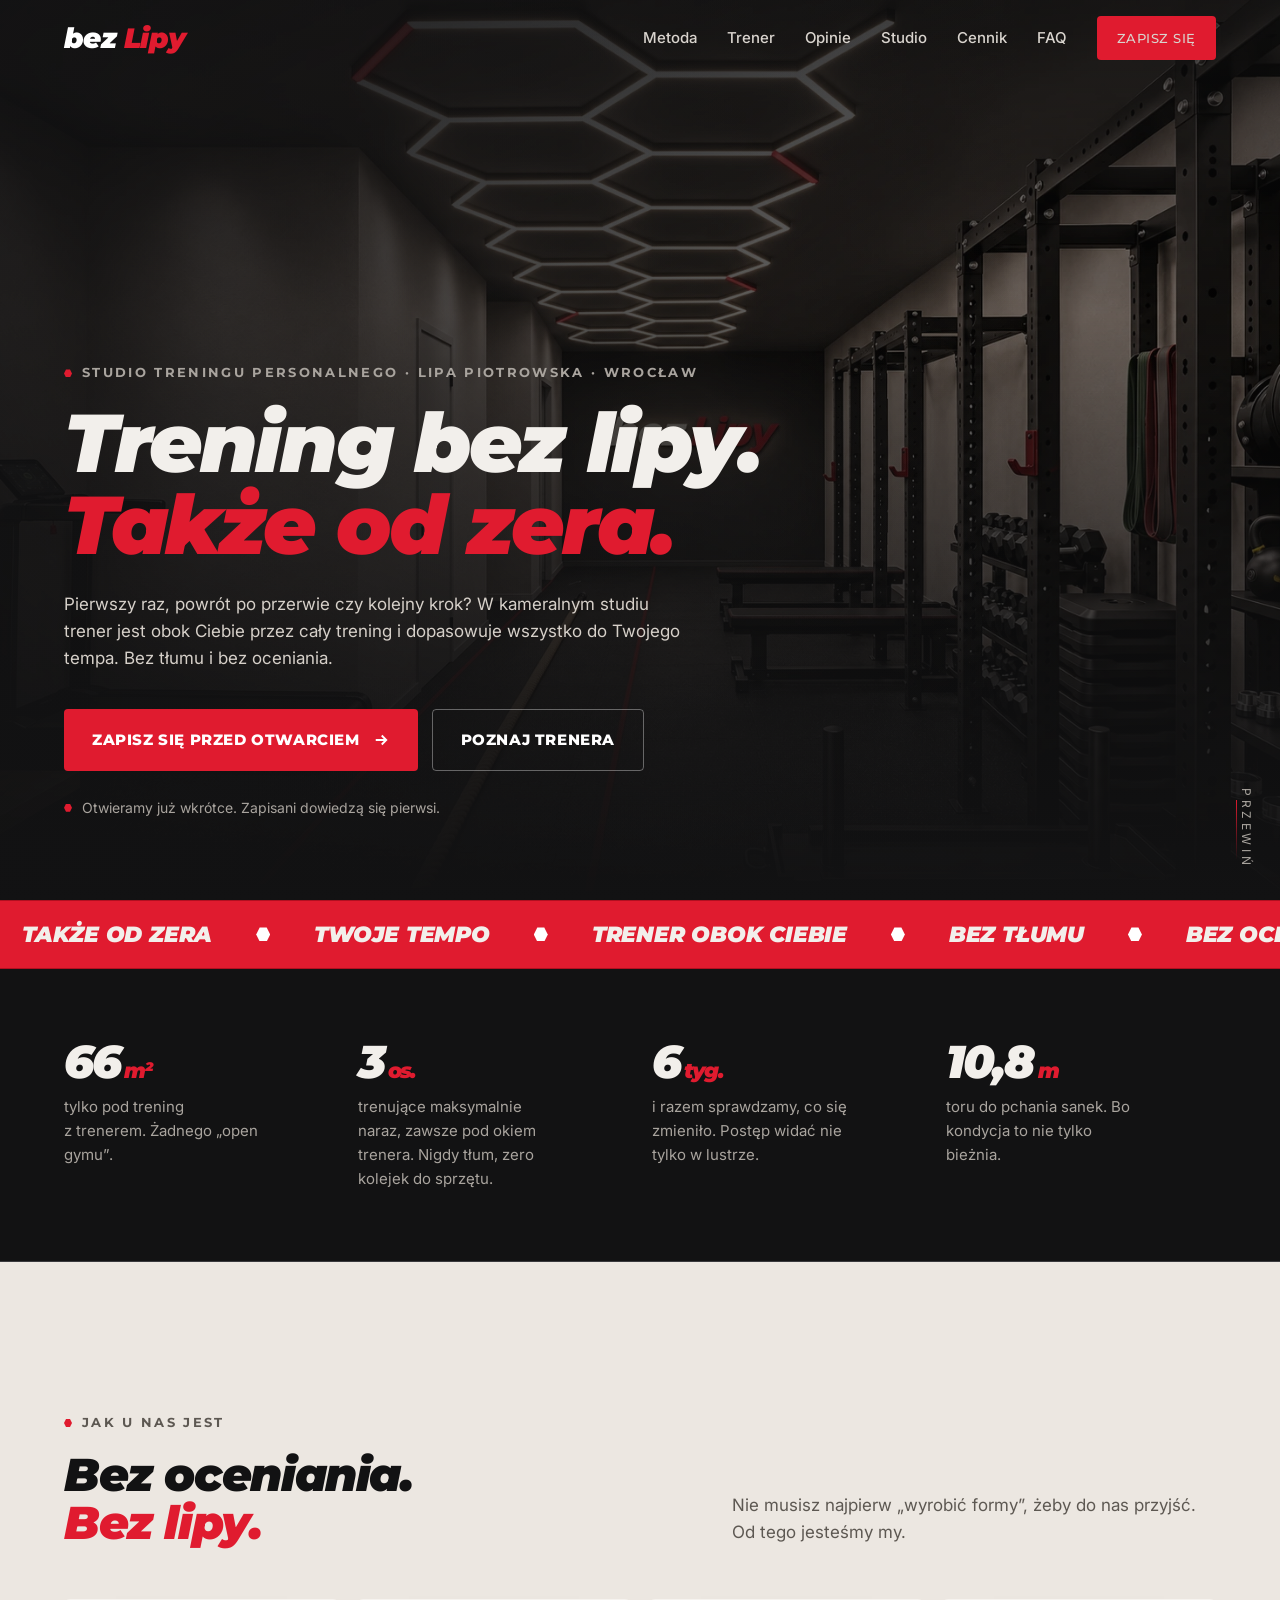
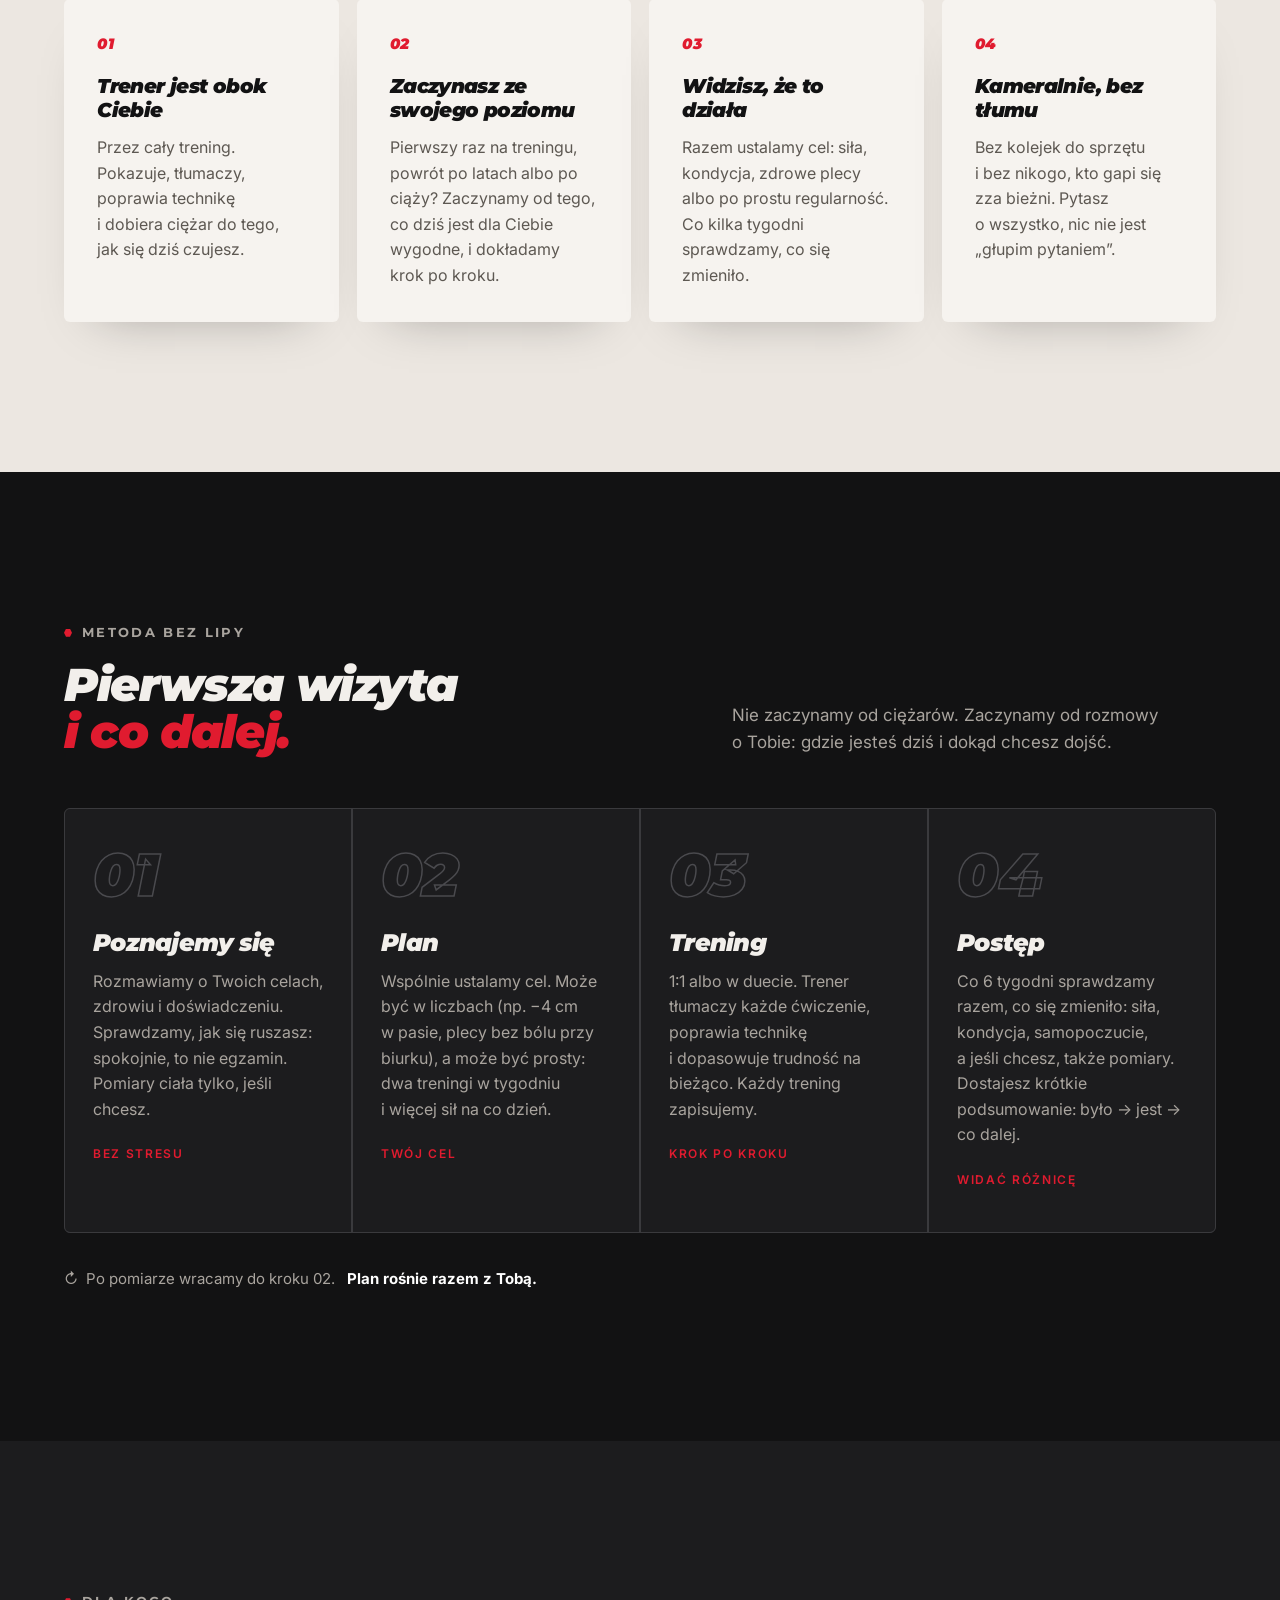
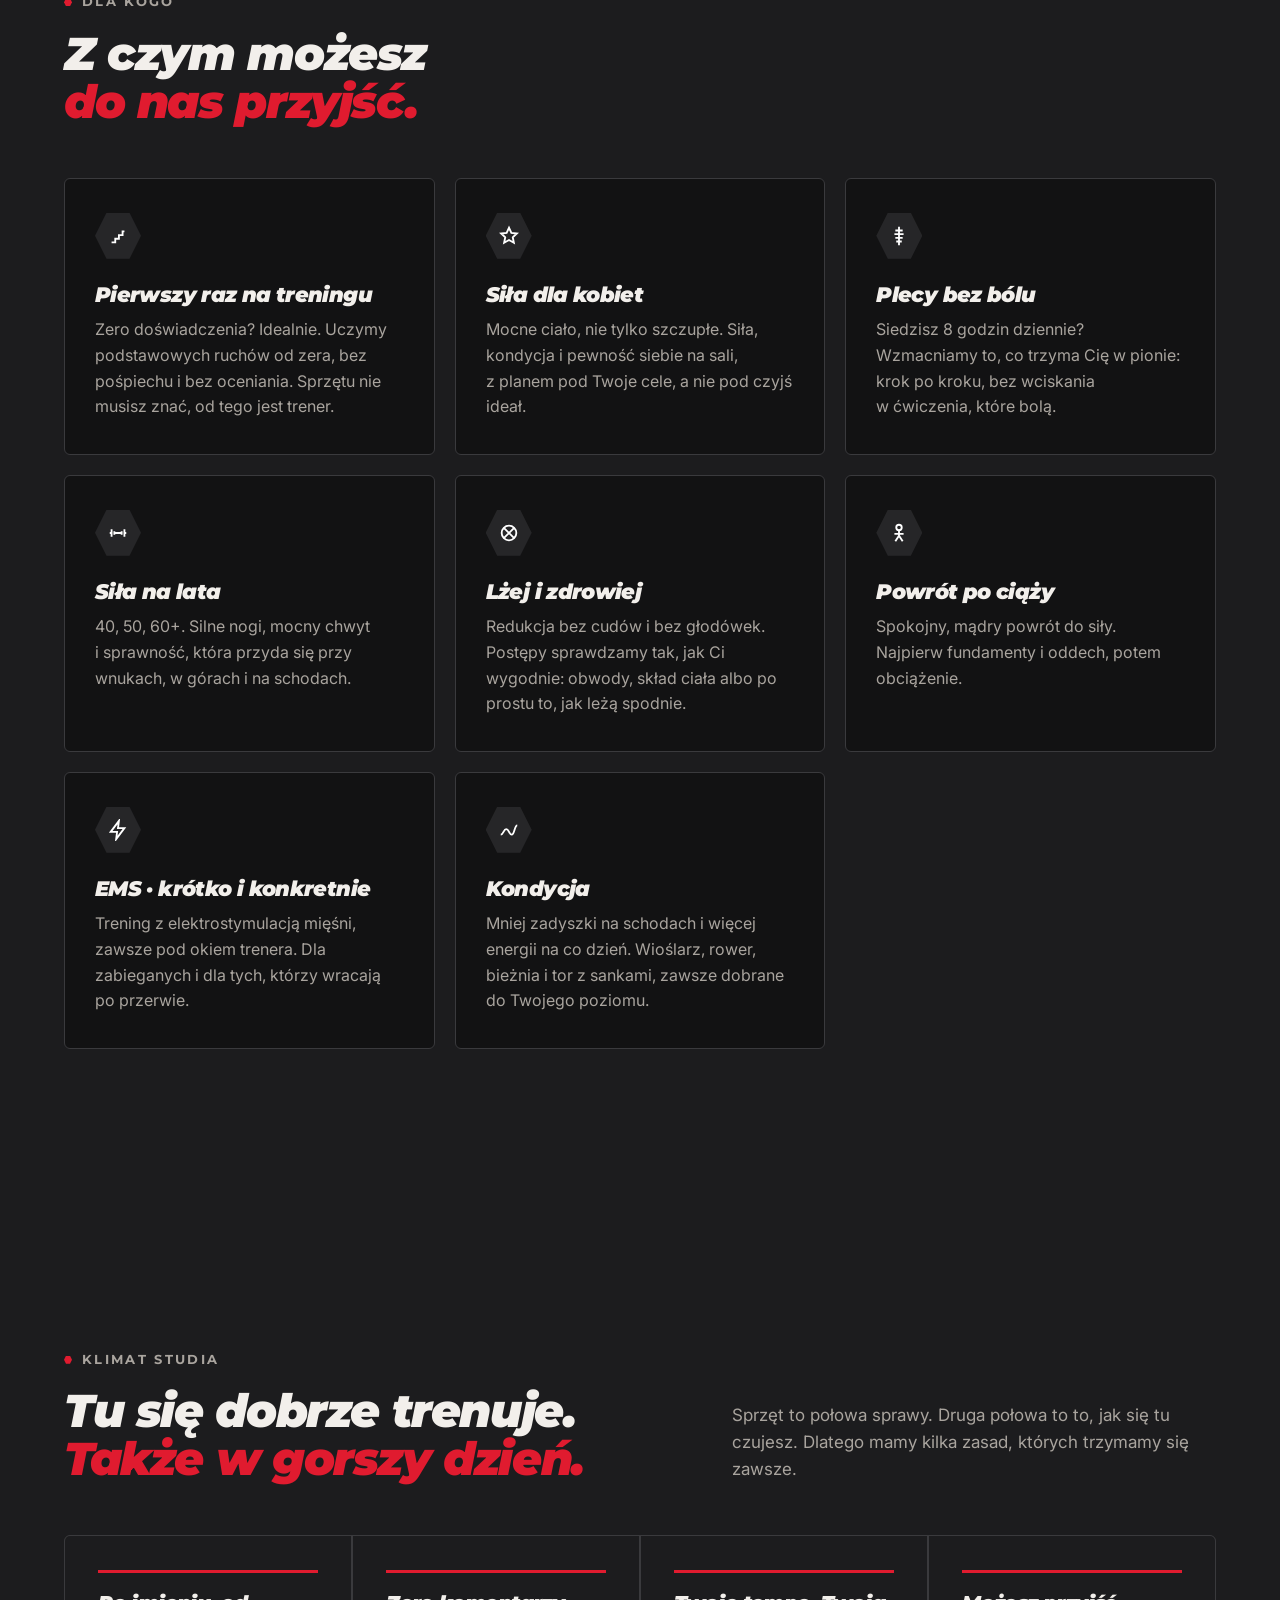
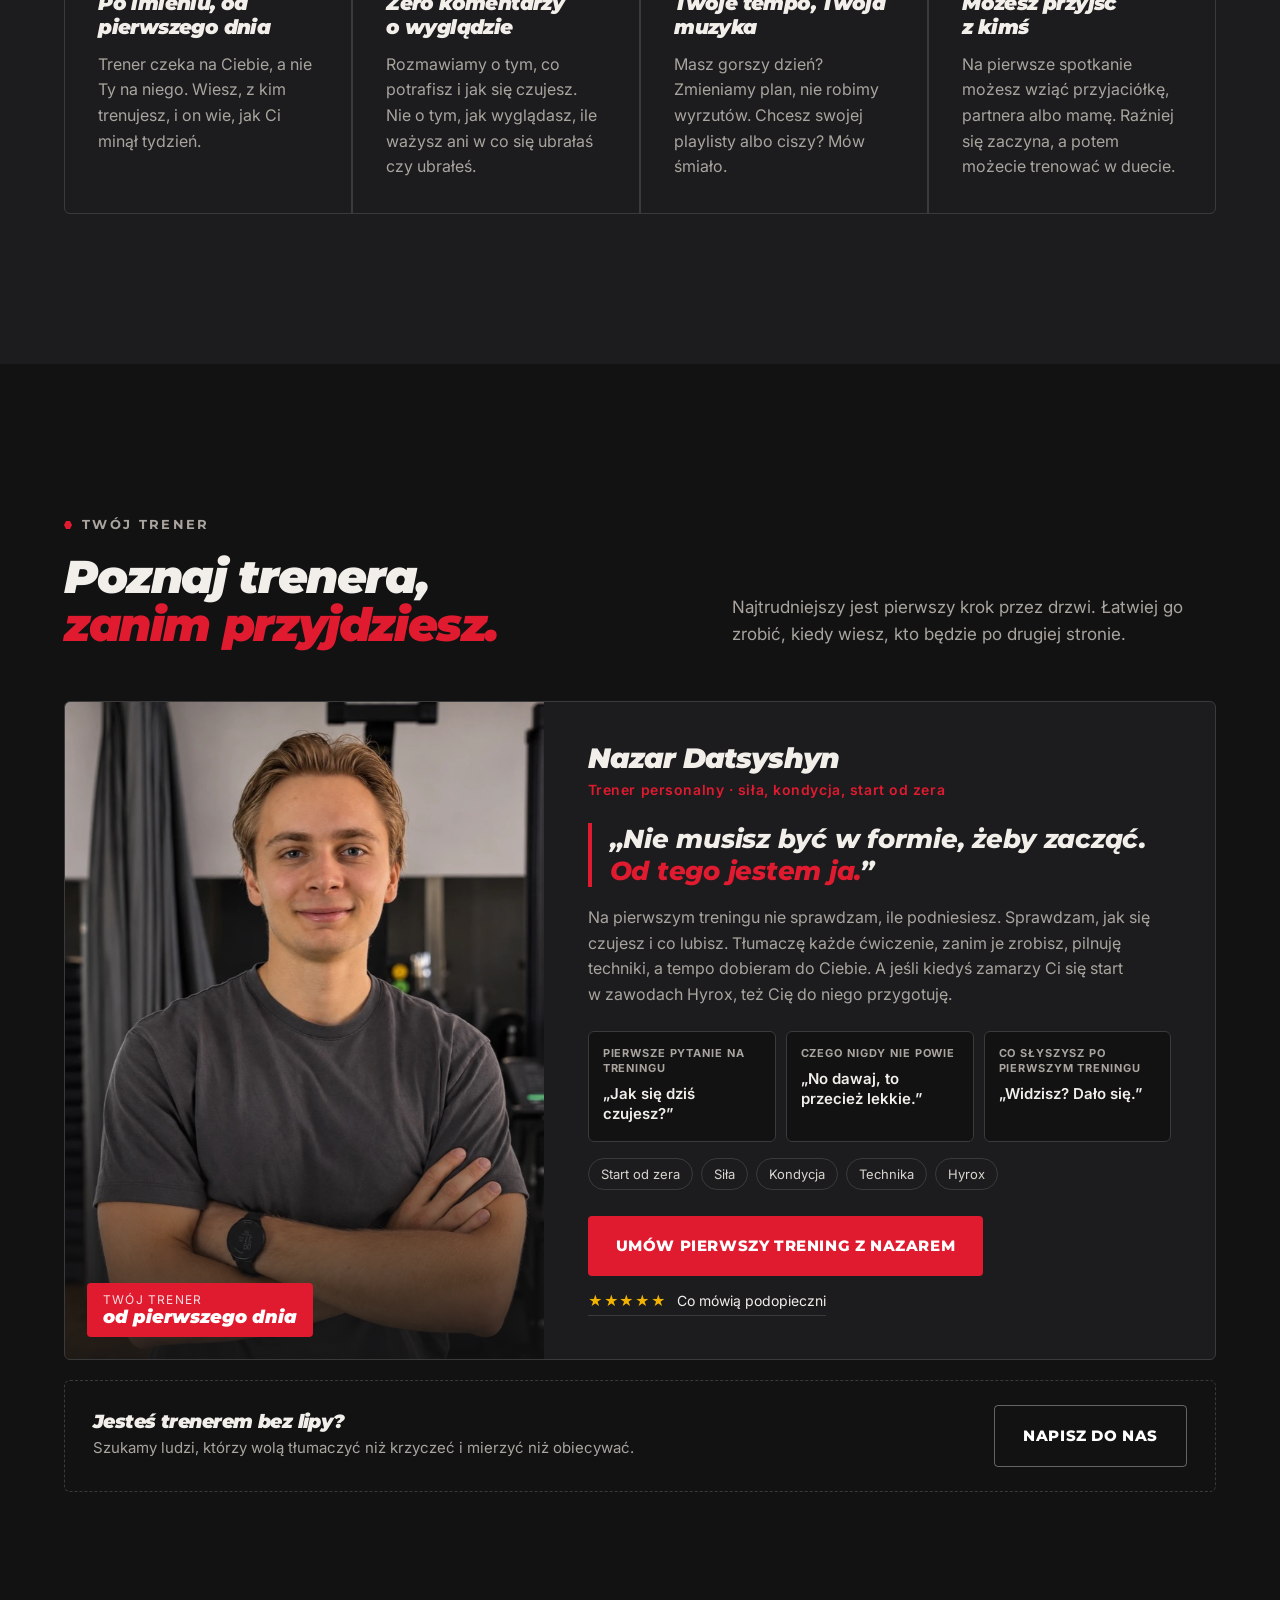
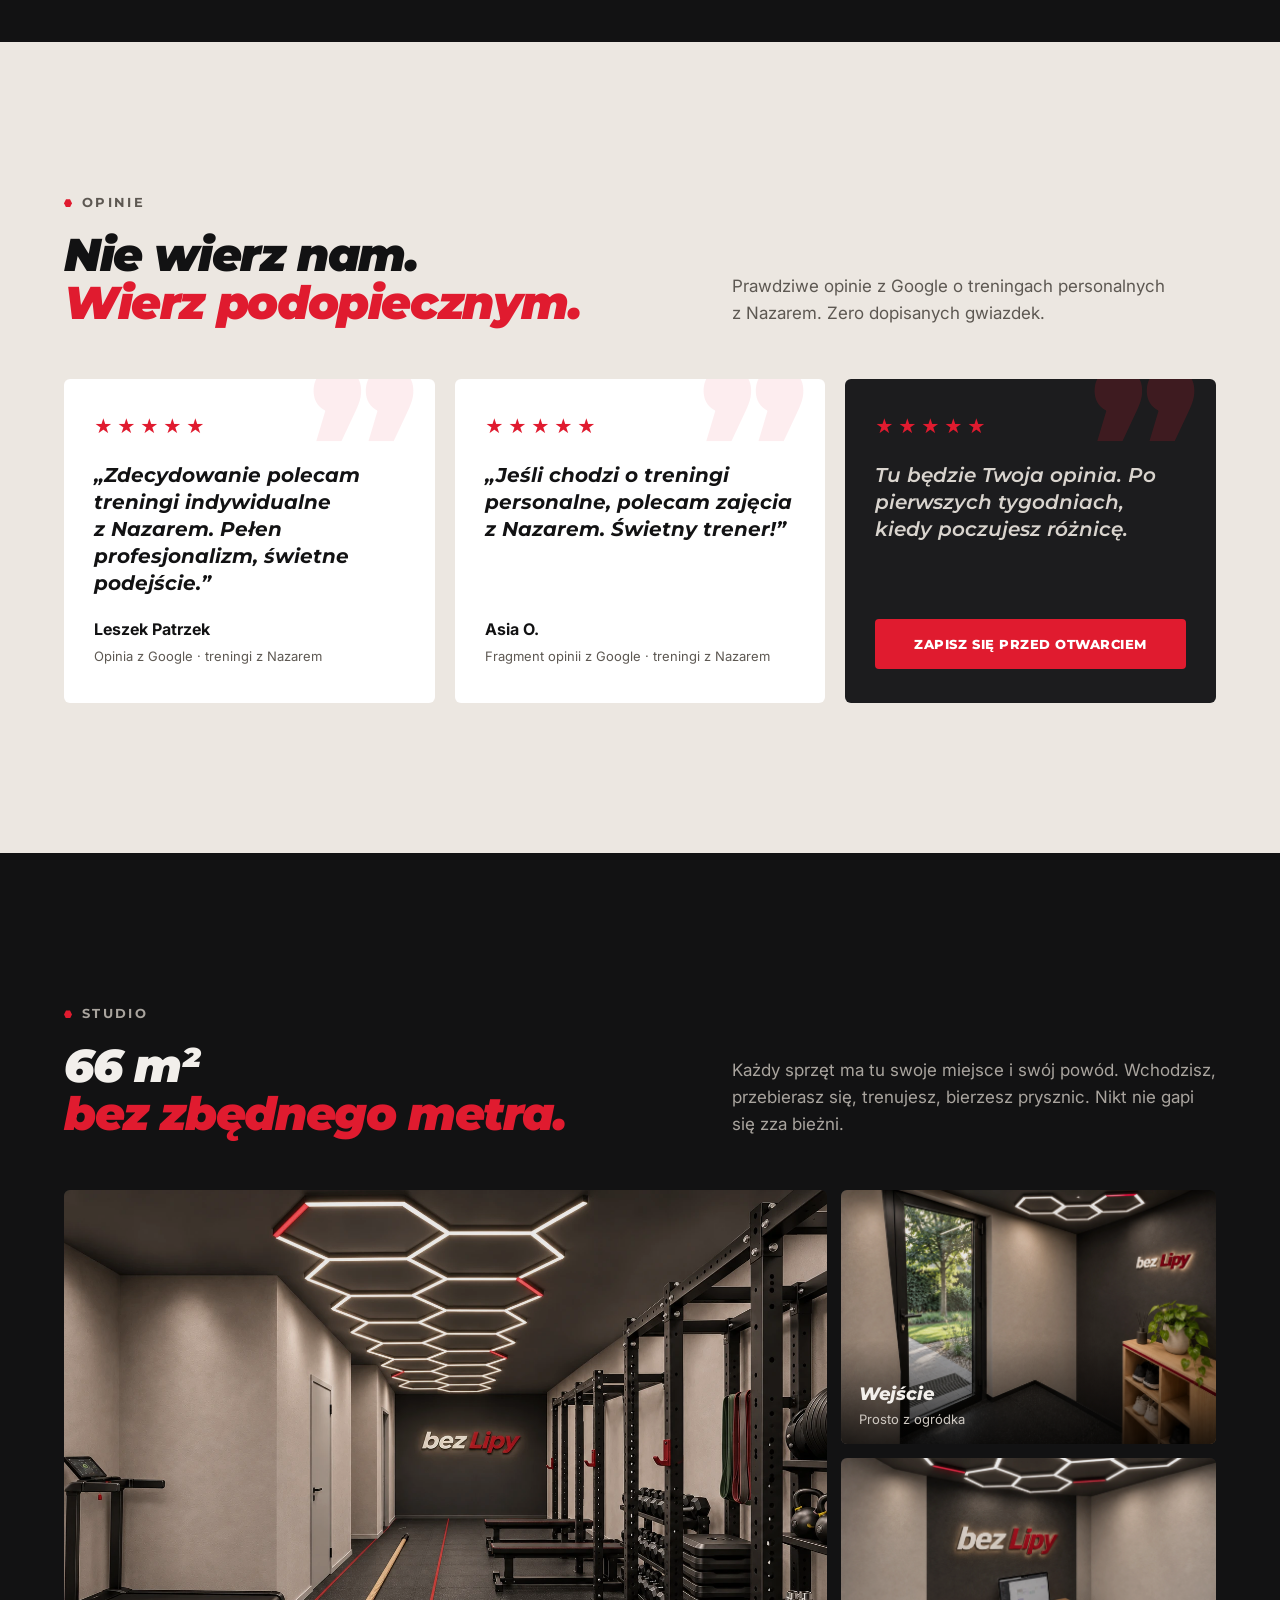
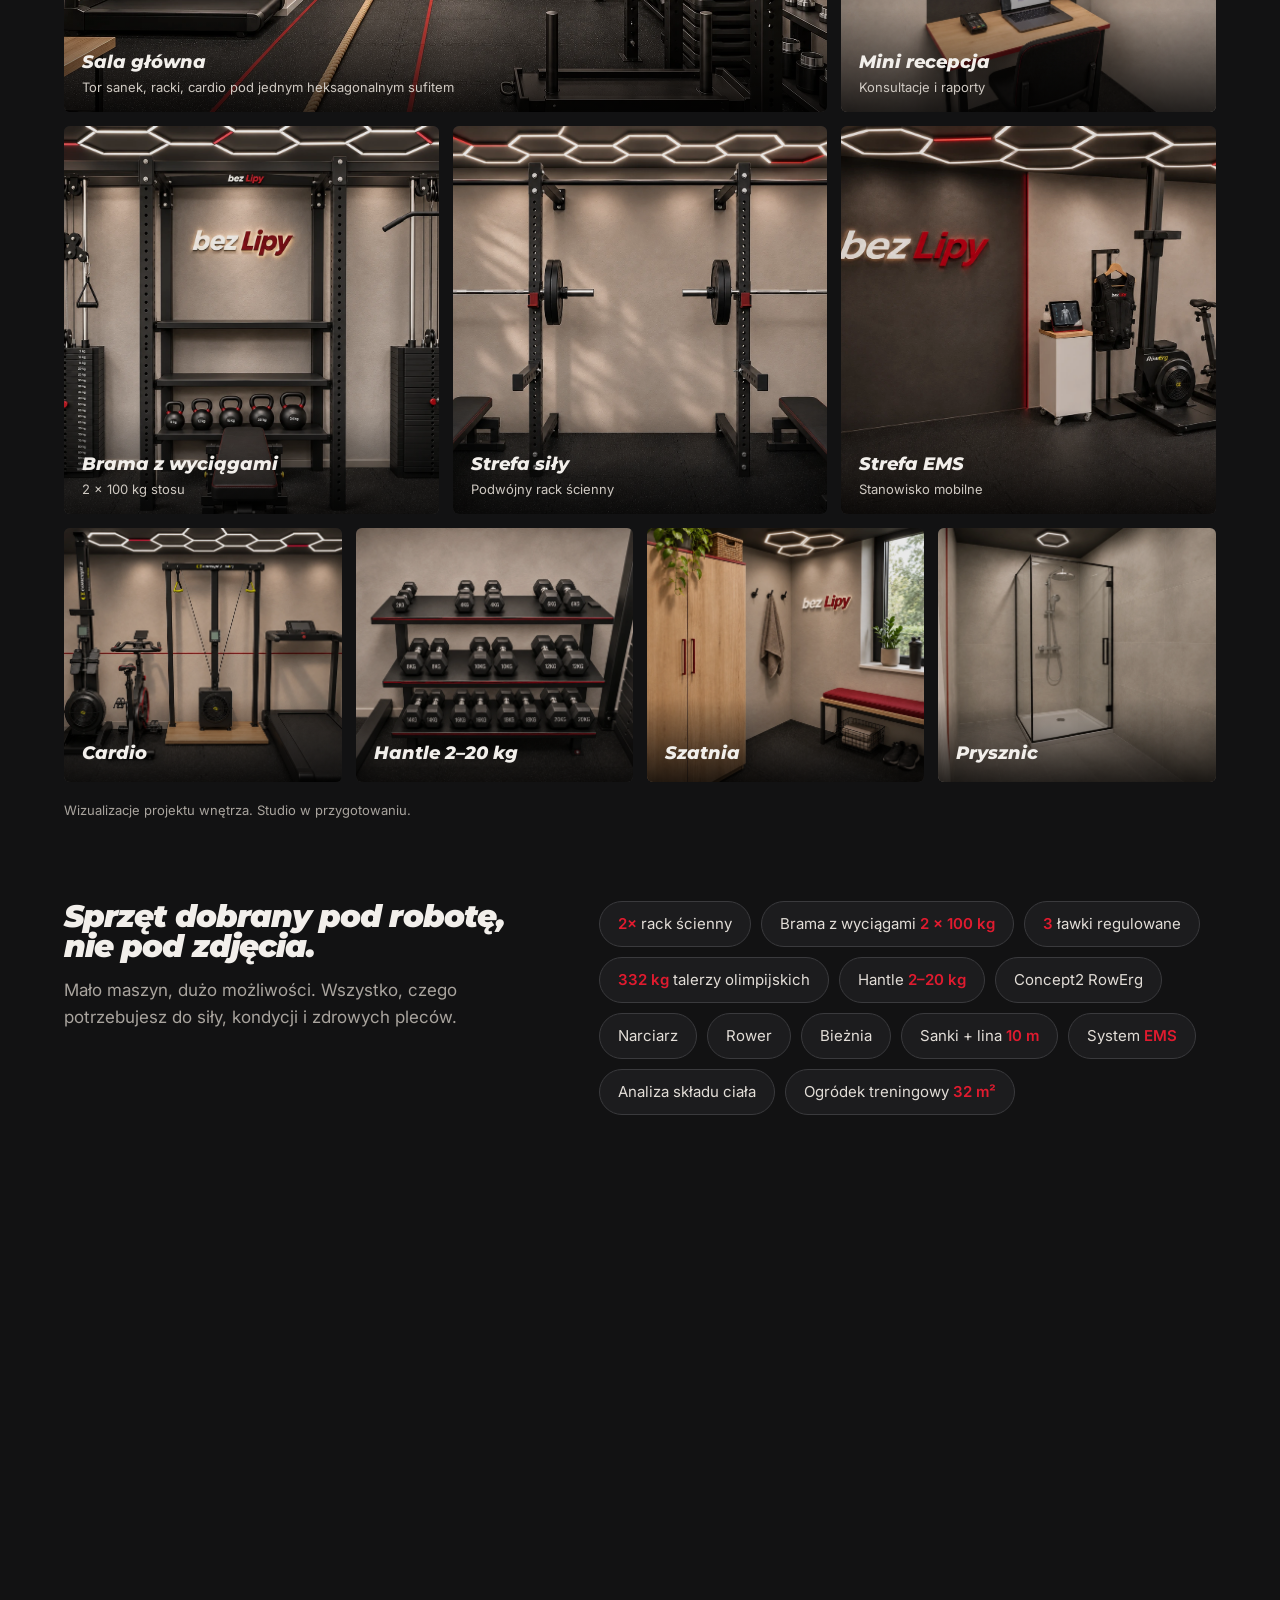
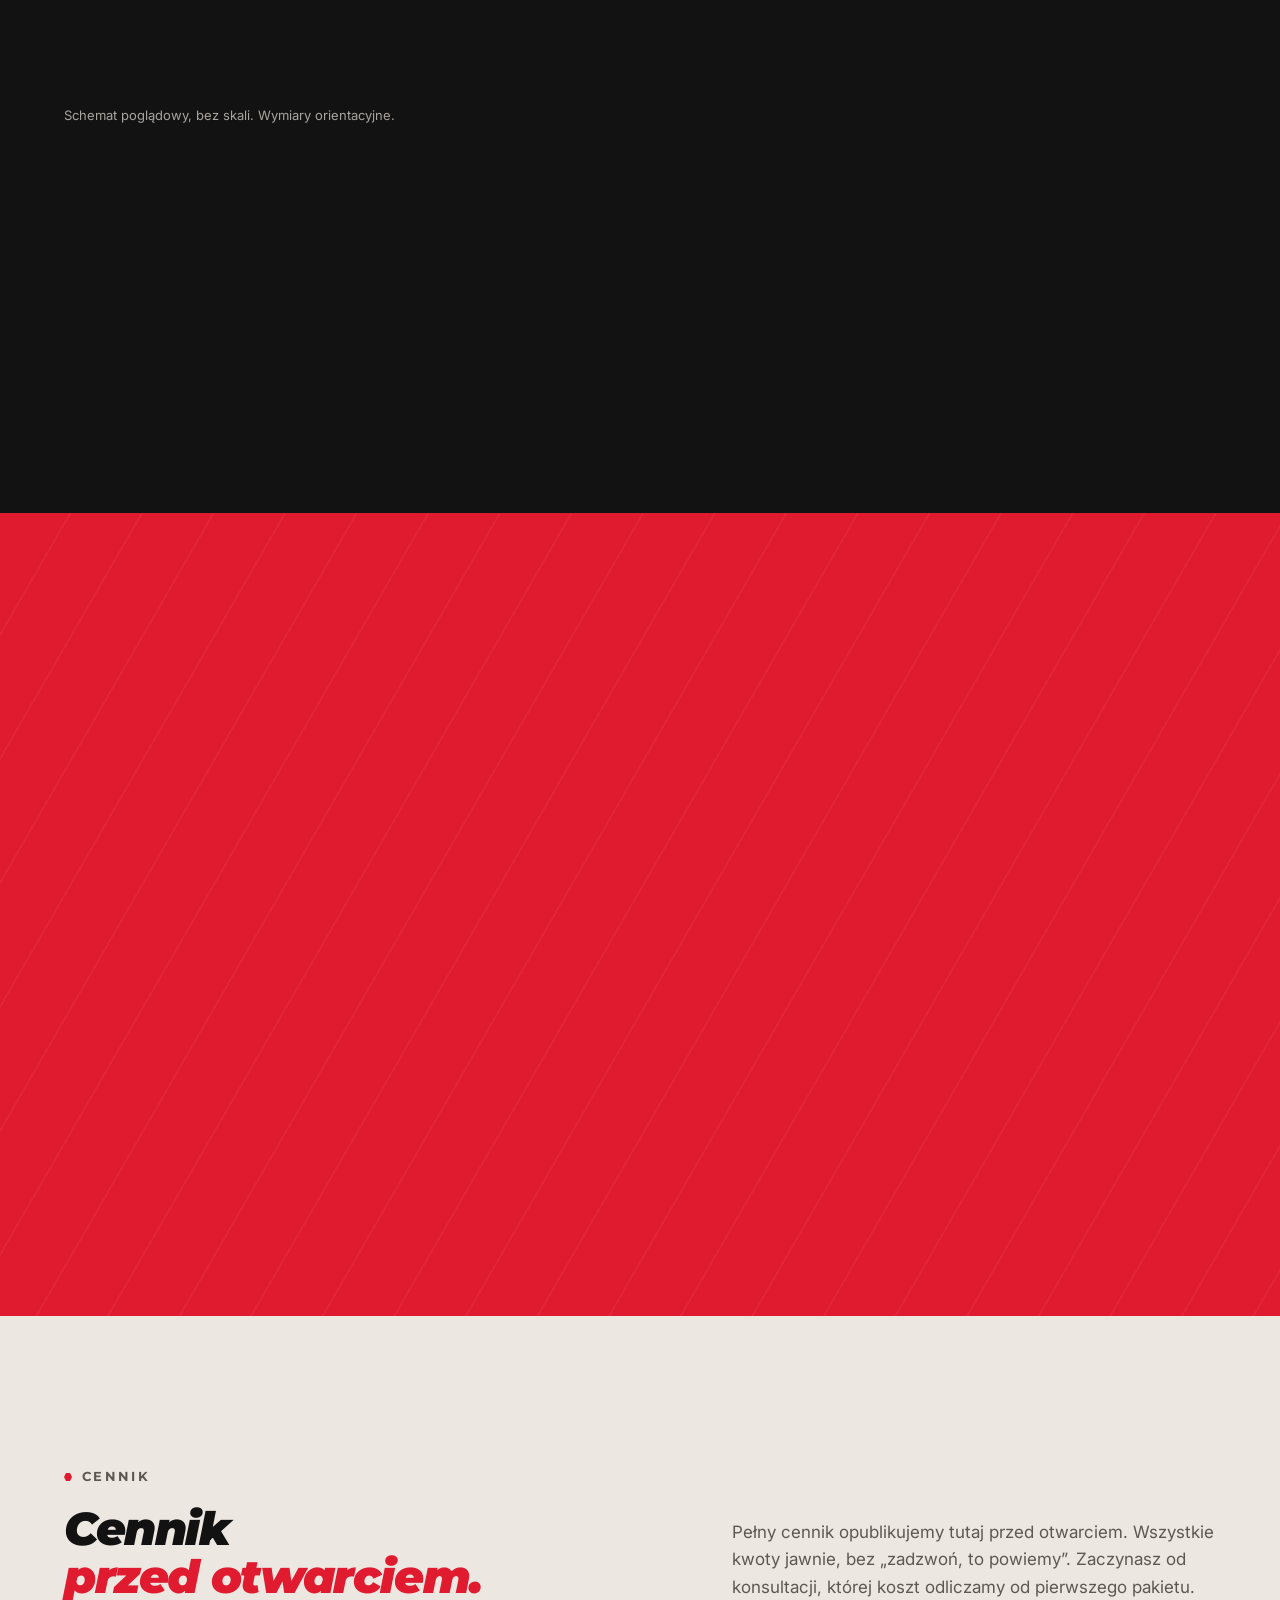
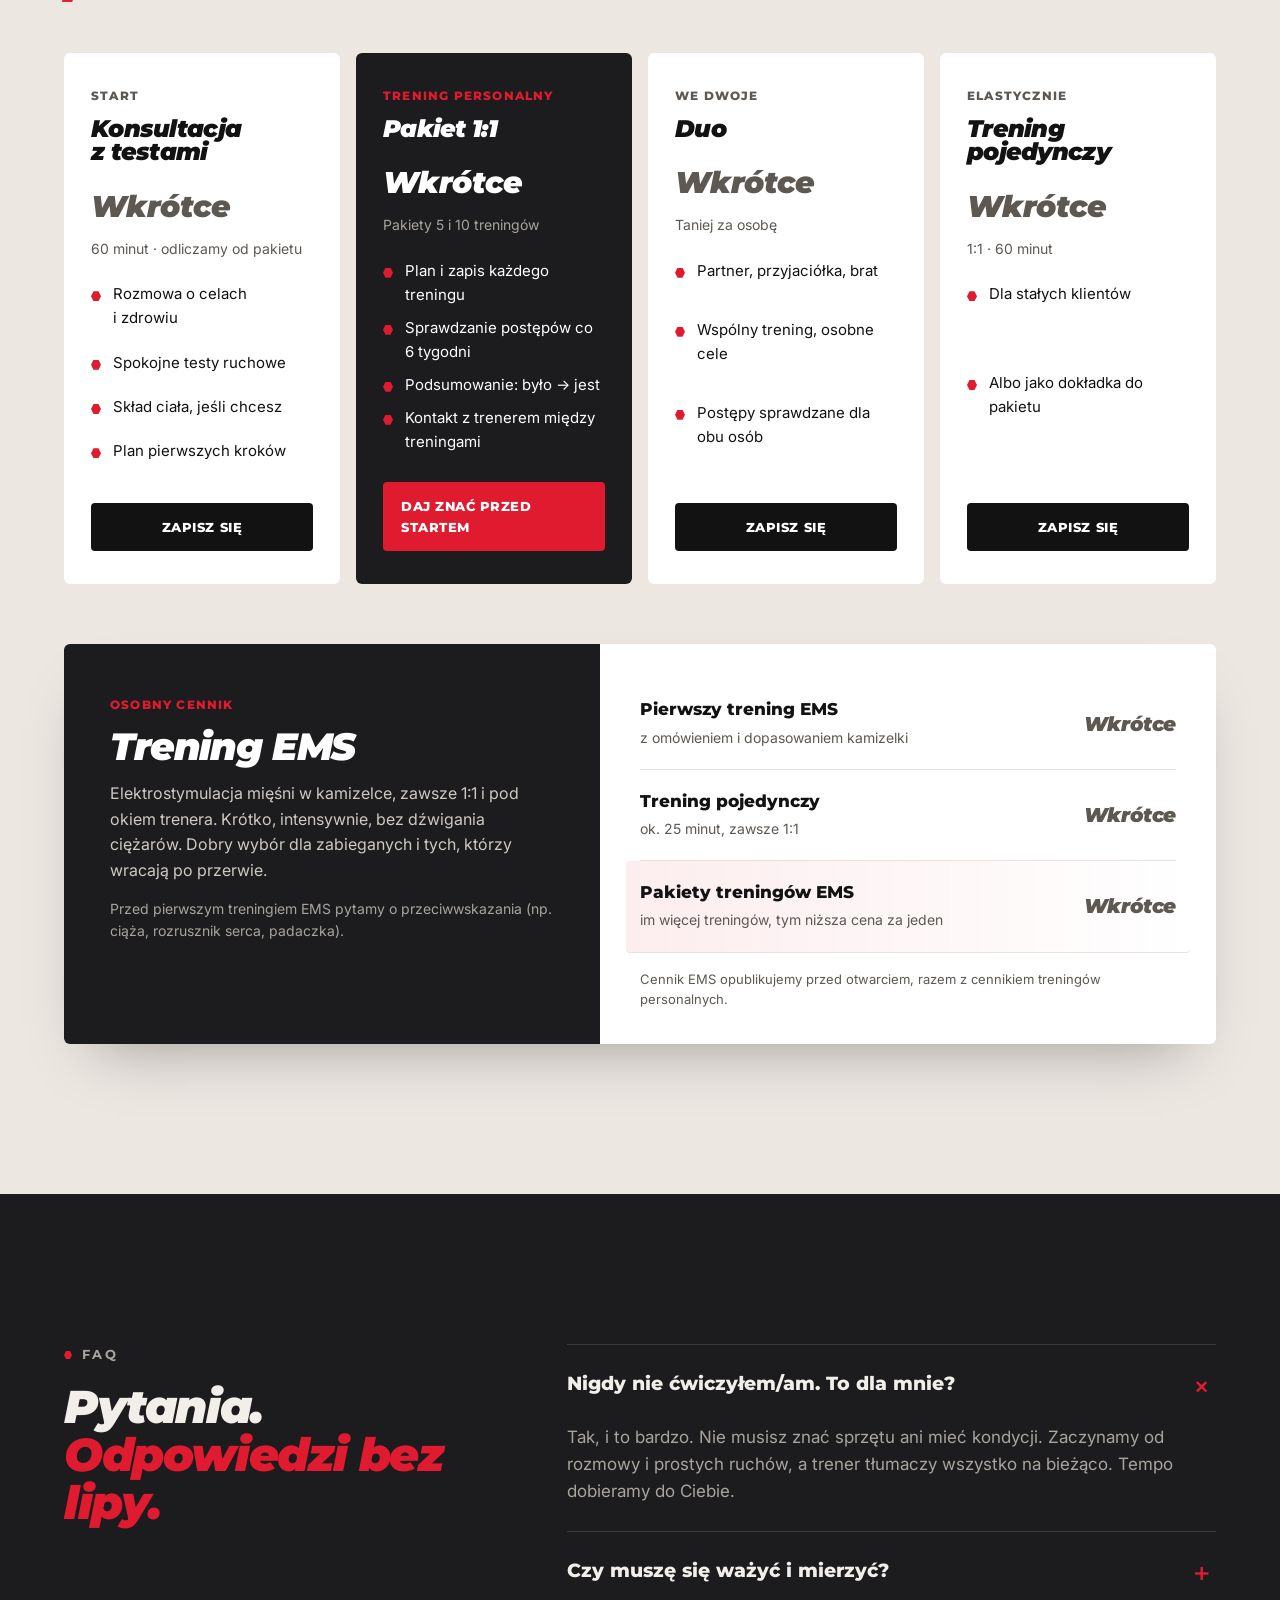
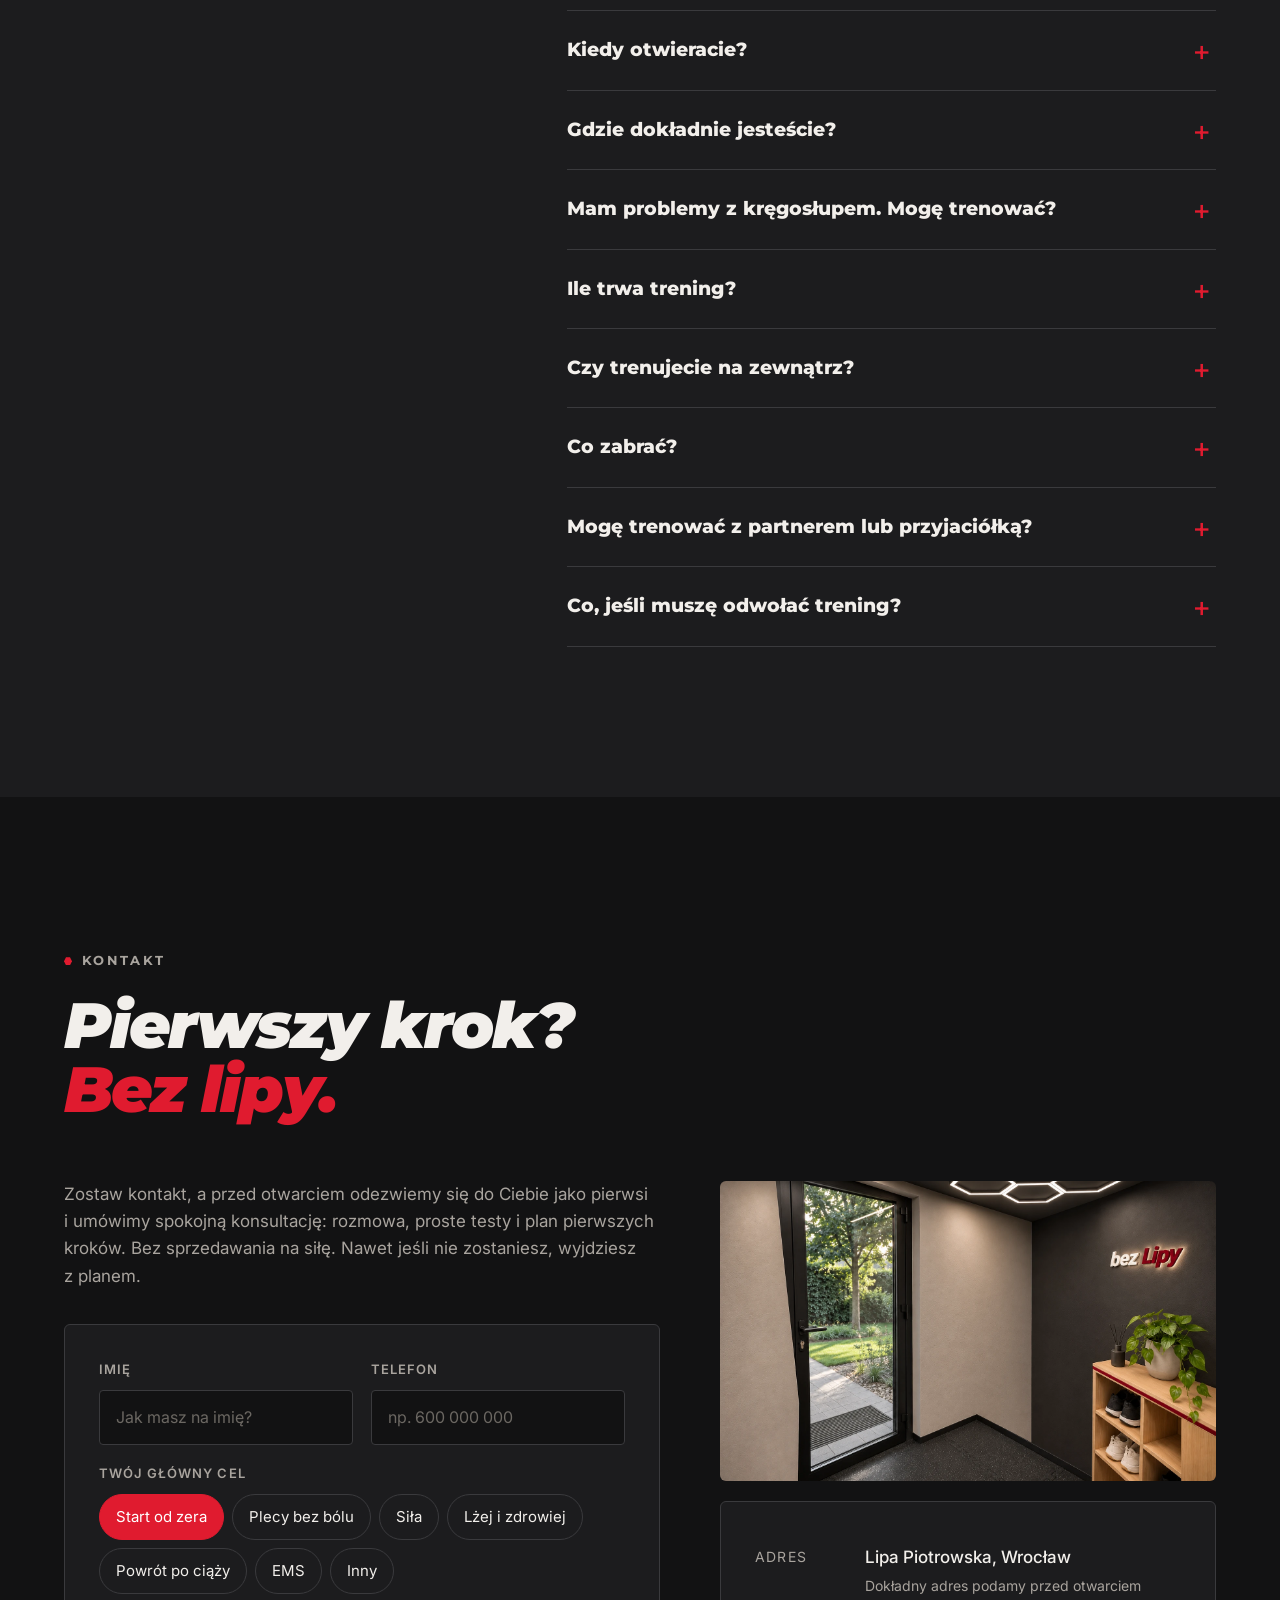
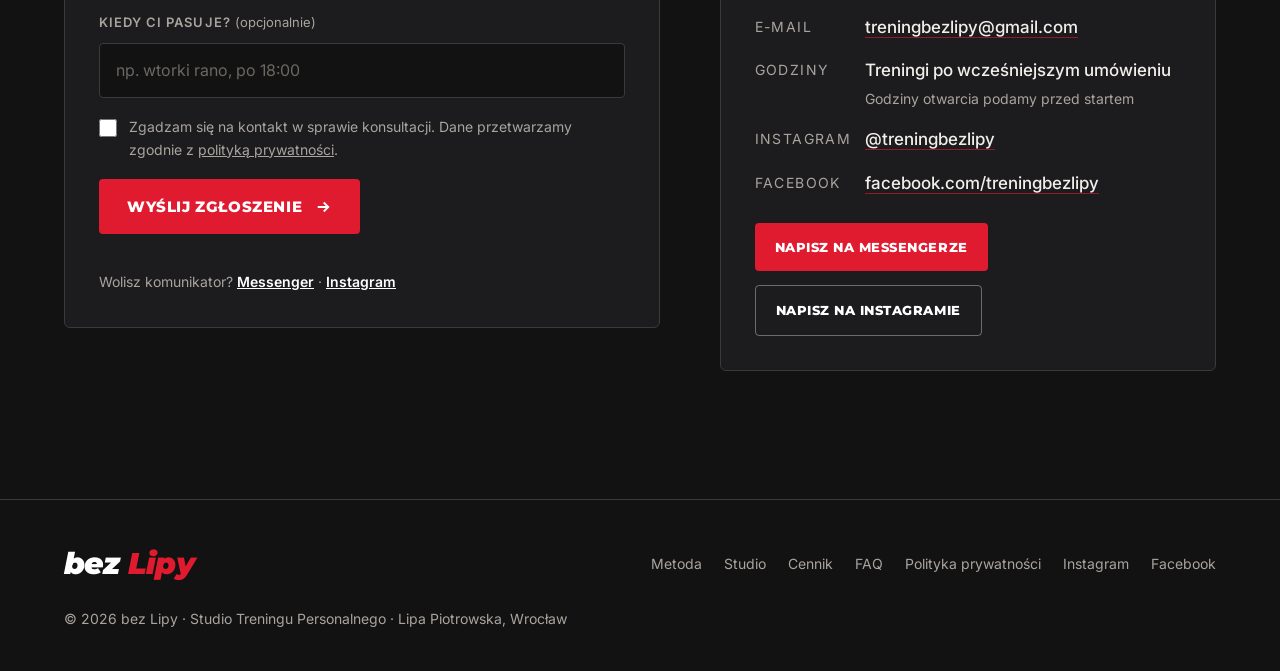
<file: index.html>
<!DOCTYPE html>
<html lang="pl">
<head>
<meta charset="utf-8">
<meta name="viewport" content="width=device-width, initial-scale=1">
<title>bez Lipy · Studio Treningu Personalnego · Wrocław</title>
<meta name="description" content="Kameralne studio treningu personalnego na Lipie Piotrowskiej we Wrocławiu. Także dla osób, które zaczynają od zera. Trener obok Ciebie, Twoje tempo, bez tłumu i bez oceniania.">
<meta name="theme-color" content="#121213">
<meta property="og:site_name" content="bez Lipy">
<meta property="og:title" content="Trening bez lipy. Kameralne studio treningu personalnego · Wrocław">
<meta property="og:description" content="Trening bez lipy. Także od zera. Kameralne studio treningu personalnego na Lipie Piotrowskiej we Wrocławiu: trener obok Ciebie, Twoje tempo, postępy, które widać.">
<meta property="og:image" content="https://treningbezlipy.pl/img/og-bez-lipy-v2.jpg">
<meta property="og:image:secure_url" content="https://treningbezlipy.pl/img/og-bez-lipy-v2.jpg">
<meta property="og:image:type" content="image/jpeg">
<meta property="og:image:width" content="1200">
<meta property="og:image:height" content="630">
<meta property="og:image:alt" content="Wnętrze studia bez Lipy z sufitem z heksagonów LED i hasłem Trening bez lipy">
<meta property="og:url" content="https://treningbezlipy.pl/">
<meta property="og:type" content="website">
<meta property="og:locale" content="pl_PL">
<meta name="twitter:card" content="summary_large_image">
<meta name="twitter:title" content="Trening bez lipy · Studio Treningu Personalnego · Wrocław">
<meta name="twitter:description" content="Testujemy, planujemy, mierzymy. Kameralne studio treningu personalnego na Lipie Piotrowskiej.">
<meta name="twitter:image" content="https://treningbezlipy.pl/img/og-bez-lipy-v2.jpg">
<link rel="canonical" href="https://treningbezlipy.pl/">
<link rel="apple-touch-icon" sizes="180x180" href="/img/apple-touch-icon.png">
<link rel="icon" type="image/png" sizes="512x512" href="/img/icon-512.png">
<link rel="icon" href="data:image/svg+xml,%3Csvg xmlns='http://www.w3.org/2000/svg' viewBox='0 0 100 100'%3E%3Cpolygon points='25,5 75,5 100,50 75,95 25,95 0,50' fill='%23e01b2f'/%3E%3Ctext x='50' y='66' font-family='Arial' font-weight='900' font-style='italic' font-size='46' fill='white' text-anchor='middle'%3EbL%3C/text%3E%3C/svg%3E">
<script type="application/ld+json">
{"@context":"https://schema.org","@type":"ExerciseGym","name":"bez Lipy · Studio Treningu Personalnego","description":"Kameralne studio treningu personalnego. Testy, plan, trening 1:1 i duo, pomiary co 6 tygodni.","address":{"@type":"PostalAddress","addressLocality":"Wrocław","addressRegion":"dolnośląskie","addressCountry":"PL"},"areaServed":["Wrocław","Lipa Piotrowska","Psie Pole","Kiełczów","Długołęka","Zakrzów"],"priceRange":"$$","url":"https://treningbezlipy.pl/","email":"treningbezlipy@gmail.com","sameAs":["https://www.instagram.com/treningbezlipy/","https://www.facebook.com/treningbezlipy"]}
</script>
<link rel="preconnect" href="https://fonts.googleapis.com">
<link rel="preconnect" href="https://fonts.gstatic.com" crossorigin>
<link href="https://fonts.googleapis.com/css2?family=Montserrat:ital,wght@0,500;0,700;0,800;0,900;1,700;1,800;1,900&family=Inter:wght@400;500;600&display=swap" rel="stylesheet">
<style>
:root{
  --ink:#121213; --graphite:#1c1c1e; --graphite-2:#262628; --line:#3a3a3d;
  --concrete:#d8d1c9; --concrete-2:#ece7e1; --paper:#f6f3ef;
  --red:#e01b2f; --red-deep:#b10f20; --oak:#c9a26b;
  --text:#f2efeb; --muted:#a9a49e; --muted-dark:#5d5852;
  --display:"Montserrat",system-ui,sans-serif; --body:"Inter",system-ui,sans-serif;
  --r:4px; --max:1200px;
}
*{box-sizing:border-box;margin:0;padding:0}
html{scroll-behavior:smooth}
body{background:var(--ink);color:var(--text);font-family:var(--body);font-size:17px;line-height:1.6;-webkit-font-smoothing:antialiased;overflow-x:hidden}
img{display:block;max-width:100%}
a{color:inherit}
.wrap{max-width:var(--max);margin:0 auto;padding:0 24px}
.logo{font-family:var(--display);font-style:italic;font-weight:900;letter-spacing:-.02em;text-decoration:none;white-space:nowrap}
.logo .b{color:#fff}.logo .l{color:var(--red)}
.eyebrow{font-family:var(--display);font-weight:700;font-size:13px;letter-spacing:.18em;text-transform:uppercase;color:var(--muted)}
.eyebrow .dot{display:inline-block;width:8px;height:8px;background:var(--red);margin-right:10px;clip-path:polygon(25% 0,75% 0,100% 50%,75% 100%,25% 100%,0 50%)}
h1,h2,h3{font-family:var(--display);font-weight:900;line-height:.98;letter-spacing:-.03em}
h2{font-size:clamp(30px,3.6vw,52px);font-style:italic;line-height:1.04}
h2 em,h1 em{font-style:italic;color:var(--red)}
.lead{font-size:clamp(17px,1.3vw,19px);color:var(--muted);max-width:56ch}
.btn{display:inline-flex;align-items:center;gap:12px;font-family:var(--display);font-weight:800;font-size:15px;letter-spacing:.04em;text-transform:uppercase;text-decoration:none;padding:18px 28px;border-radius:var(--r);transition:transform .2s,background .2s,box-shadow .2s;border:0;cursor:pointer}
.btn-red{background:var(--red);color:#fff;box-shadow:0 0 0 0 rgba(224,27,47,.5)}
.btn-red:hover{background:var(--red-deep);transform:translateY(-2px);box-shadow:0 10px 30px -8px rgba(224,27,47,.7)}
.btn-ghost{color:#fff;border:1.5px solid rgba(255,255,255,.35)}
.btn-ghost:hover{border-color:#fff;transform:translateY(-2px)}
.btn svg{width:18px;height:18px}
:focus-visible{outline:3px solid var(--red);outline-offset:3px}

/* NAV */
.nav{position:fixed;inset:0 0 auto 0;z-index:50;transition:background .3s,backdrop-filter .3s,border-color .3s;border-bottom:1px solid transparent}
.nav.scrolled{background:rgba(18,18,19,.96);backdrop-filter:blur(14px);border-color:var(--line)}
.nav .wrap{display:flex;align-items:center;justify-content:space-between;height:76px}
.nav .logo{font-size:28px}
.nav ul{display:flex;gap:30px;list-style:none;align-items:center}
.nav ul a{text-decoration:none;font-weight:500;font-size:15px;color:#d9d4ce;transition:color .2s}
.nav ul a:hover{color:#fff}
.nav .btn{padding:12px 20px;font-size:13px}
.burger{display:none;background:none;border:0;width:44px;height:44px;cursor:pointer}
.burger span{display:block;width:26px;height:2px;background:#fff;margin:6px auto;transition:.3s}
@media(max-width:900px){
  .nav.open{background:var(--ink);border-color:var(--line)}
  .nav ul{position:fixed;inset:76px 0 auto 0;flex-direction:column;align-items:stretch;background:var(--ink);padding:4px 24px 28px;gap:0;border-bottom:1px solid var(--line);opacity:0;visibility:hidden;transform:translateY(-12px);transition:opacity .25s,transform .3s,visibility .3s;max-height:calc(100svh - 76px);overflow:auto}
  .nav.open ul{opacity:1;visibility:visible;transform:none}
  .nav ul a{display:block;font-family:var(--display);font-weight:800;font-style:italic;font-size:30px;color:#fff;padding:14px 0;border-bottom:1px solid var(--line)}
  .nav ul li:last-child a{border:0;margin-top:22px;font-style:normal;font-size:15px;justify-content:center;padding:18px}
  .burger{display:block}
  .nav.open .burger span:nth-child(1){transform:translateY(8px) rotate(45deg)}
  .nav.open .burger span:nth-child(2){opacity:0}
  .nav.open .burger span:nth-child(3){transform:translateY(-8px) rotate(-45deg)}
  body.menu-open{overflow:hidden}
}

/* HERO */
.hero{position:relative;min-height:100svh;display:flex;align-items:flex-end;overflow:hidden;isolation:isolate}
.hero-img{position:absolute;inset:0;z-index:-3}
.hero-img img{width:100%;height:100%;object-fit:cover;object-position:30% 60%;filter:saturate(.9) brightness(.55);transform:scale(1.06);animation:slowzoom 18s ease-out forwards}
@keyframes slowzoom{to{transform:scale(1)}}
.hero::before{content:"";position:absolute;inset:0;z-index:-2;background:linear-gradient(90deg,rgba(18,18,19,.82) 0%,rgba(18,18,19,.35) 55%,rgba(18,18,19,0) 80%),linear-gradient(180deg,rgba(18,18,19,.6) 0%,rgba(18,18,19,.1) 35%,rgba(18,18,19,.8) 80%,var(--ink) 100%)}
.hero .wrap{width:100%;padding-bottom:clamp(48px,9vh,110px);padding-top:140px}
.hero h1{font-size:clamp(44px,6.4vw,96px);font-style:italic;line-height:1;margin:20px 0 24px}
.hero h1 .strike{position:relative;display:inline-block}
.hero p.lead{color:#d6d0c9;margin-bottom:36px}
.hero .ctas{display:flex;gap:14px;flex-wrap:wrap}
.scroll-hint{position:absolute;right:24px;bottom:32px;writing-mode:vertical-rl;font-size:12px;letter-spacing:.3em;text-transform:uppercase;color:var(--muted)}
.scroll-hint::after{content:"";display:block;width:1px;height:60px;background:linear-gradient(var(--red),transparent);margin:12px auto 0}
@media(max-width:700px){.scroll-hint{display:none}.hide-m{display:none}
  .hero-img img{object-position:96% 60%}
  .hero .ctas{flex-direction:column}.hero .ctas .btn{justify-content:center}
  .hero h1{margin:16px 0 22px}
}

/* TICKER */
.ticker{background:var(--red);overflow:hidden;white-space:nowrap;border-block:1px solid var(--red-deep)}
.ticker-track{display:inline-flex;animation:tick 32s linear infinite;padding:16px 0}
.ticker span{font-family:var(--display);font-weight:900;font-style:italic;font-size:clamp(16px,1.7vw,22px);text-transform:uppercase;letter-spacing:-.01em;padding:0 22px;display:inline-flex;align-items:center;gap:44px}
.ticker span::after{content:"";width:14px;height:14px;background:#fff;clip-path:polygon(25% 0,75% 0,100% 50%,75% 100%,25% 100%,0 50%)}
@keyframes tick{to{transform:translateX(-50%)}}

/* STATS */
.stats{background:var(--ink);padding:70px 0;border-bottom:1px solid var(--line)}
.stats .grid{display:grid;grid-template-columns:repeat(4,1fr);gap:24px}
.stat .n{font-family:var(--display);font-weight:900;font-style:italic;font-size:clamp(36px,3.6vw,52px);line-height:1;letter-spacing:-.04em}
.stat .n small{font-size:.45em;color:var(--red);margin-left:4px}
.stat p{color:var(--muted);font-size:15px;margin-top:10px;max-width:22ch}
@media(max-width:800px){.stats .grid{grid-template-columns:repeat(2,1fr);row-gap:44px}}

section{position:relative}
.sec{padding:clamp(80px,12vw,150px) 0}
.sec-head{display:flex;justify-content:space-between;align-items:flex-end;gap:40px;margin-bottom:52px;flex-wrap:wrap}
.sec-head .lead{max-width:44ch}

/* LIPA VS */
.promises{display:grid;grid-template-columns:repeat(4,1fr);gap:18px}
.promise{background:var(--paper);border-radius:6px;padding:clamp(26px,2.6vw,36px);box-shadow:0 24px 50px -34px rgba(0,0,0,.35)}
.promise .pn{font-family:var(--display);font-weight:900;font-style:italic;color:var(--red);font-size:15px;letter-spacing:.04em;margin-bottom:18px}
.promise h3{font-size:clamp(19px,1.6vw,22px);font-style:italic;line-height:1.2;margin-bottom:12px}
.promise p{color:var(--muted-dark);font-size:16px}
@media(max-width:1000px){.promises{grid-template-columns:1fr 1fr}}
@media(max-width:560px){.promises{grid-template-columns:1fr}}
.hero-status{display:flex;align-items:center;gap:10px;margin-top:26px;font-size:14px;color:var(--muted)}
.hero-status .dot{width:8px;height:8px;background:var(--red);clip-path:polygon(25% 0,75% 0,100% 50%,75% 100%,25% 100%,0 50%)}
.vibe{background:var(--graphite)}
.vibes{display:grid;grid-template-columns:repeat(4,1fr);gap:2px;background:var(--line);border:1px solid var(--line);border-radius:6px;overflow:hidden}
.vibe-i{background:var(--graphite);padding:clamp(26px,2.6vw,36px)}
.vibe-i h3{font-size:clamp(19px,1.6vw,22px);font-style:italic;line-height:1.2;margin-bottom:12px;padding-top:18px;border-top:3px solid var(--red);display:inline-block}
.vibe-i p{color:var(--muted);font-size:16px}
@media(max-width:1000px){.vibes{grid-template-columns:1fr 1fr}}
@media(max-width:560px){.vibes{grid-template-columns:1fr}}
.nw{white-space:nowrap}
.versus{background:var(--concrete-2);color:var(--ink)}
.versus .eyebrow{color:var(--muted-dark)}
.versus .lead{color:var(--muted-dark)}
.vs-grid{display:grid;grid-template-columns:1fr 1fr;border-radius:6px;overflow:hidden;box-shadow:0 30px 60px -30px rgba(0,0,0,.35)}
.vs-col{padding:clamp(28px,4vw,52px)}
.vs-col h3{font-size:clamp(26px,2.6vw,36px);font-style:italic;margin-bottom:30px;display:flex;align-items:center;gap:14px}
.vs-lipa{background:#cfc8bf;color:#5a544d}
.vs-lipa h3{color:#7b746c;text-decoration:line-through;text-decoration-thickness:5px;text-decoration-color:var(--red)}
.vs-bez{background:var(--graphite);color:var(--text)}
.vs-col ul{list-style:none;display:grid;gap:0}
.vs-col li{padding:18px 0 18px 40px;position:relative;border-top:1px solid rgba(0,0,0,.1);font-size:17px}
.vs-bez li{border-color:var(--line)}
.vs-col li::before{position:absolute;left:0;top:17px;width:24px;height:24px;display:grid;place-items:center;font-weight:800;font-size:14px;border-radius:50%}
.vs-lipa li::before{content:"✕";color:#8d857c;border:1.5px solid #a39b91}
.vs-bez li::before{content:"✓";color:#fff;background:var(--red)}
.vs-lipa li{opacity:.8}
@media(max-width:800px){.vs-grid{grid-template-columns:1fr}}

/* METHOD */
.method{background:var(--ink)}
.steps{display:grid;grid-template-columns:repeat(4,1fr);gap:2px;background:var(--line);border:1px solid var(--line);border-radius:6px;overflow:hidden}
.step{background:var(--graphite);padding:36px 28px 40px;position:relative;transition:background .3s}
.step:hover{background:var(--graphite-2)}
.step .num{font-family:var(--display);font-weight:900;font-style:italic;font-size:60px;line-height:1;color:transparent;-webkit-text-stroke:1.5px #4a4a4e;transition:-webkit-text-stroke-color .3s,color .3s}
.step:hover .num{-webkit-text-stroke-color:var(--red);color:rgba(224,27,47,.12)}
.step h3{font-size:24px;font-style:italic;margin:26px 0 14px}
.step p{color:var(--muted);font-size:16px}
.step .tag{display:inline-block;margin-top:22px;font-size:12px;font-weight:600;letter-spacing:.14em;text-transform:uppercase;color:var(--red)}
.method .arrow{display:flex;align-items:center;gap:12px;margin-top:34px;color:var(--muted);font-size:15px}
.method .arrow b{color:#fff}
@media(max-width:960px){.steps{grid-template-columns:1fr 1fr}}
@media(max-width:560px){.steps{grid-template-columns:1fr}}

/* FOR WHO */
.forwho{background:var(--graphite)}
.cards{display:grid;grid-template-columns:repeat(3,1fr);gap:20px}
.card{background:var(--ink);border:1px solid var(--line);border-radius:6px;padding:34px 30px;position:relative;overflow:hidden;transition:border-color .3s,transform .3s}
.card:hover{border-color:var(--red);transform:translateY(-4px)}
.card .hex{width:46px;height:46px;background:var(--graphite-2);clip-path:polygon(25% 0,75% 0,100% 50%,75% 100%,25% 100%,0 50%);display:grid;place-items:center;margin-bottom:26px;transition:background .3s}
.card:hover .hex{background:var(--red)}
.card .hex svg{width:22px;height:22px;stroke:#fff;fill:none;stroke-width:2}
.card h3{font-size:21px;font-style:italic;margin-bottom:12px}
.card p{color:var(--muted);font-size:16px}
@media(max-width:900px){.cards{grid-template-columns:1fr 1fr}}
@media(max-width:600px){.cards{grid-template-columns:1fr}}

/* STUDIO */
.studio{background:var(--ink)}
.gallery{display:grid;grid-template-columns:repeat(12,1fr);grid-auto-rows:120px;gap:14px}
.gallery figure{position:relative;overflow:hidden;border-radius:6px;background:var(--graphite);cursor:zoom-in}
.gallery img{width:100%;height:100%;object-fit:cover;transition:transform .8s cubic-bezier(.2,.7,.2,1),filter .4s;filter:brightness(.92)}
.gallery figure:hover img{transform:scale(1.05);filter:brightness(1)}
.gallery figcaption{position:absolute;left:0;right:0;bottom:0;padding:40px 18px 14px;background:linear-gradient(transparent,rgba(0,0,0,.75));font-family:var(--display);font-weight:800;font-style:italic;font-size:18px}
.gallery figcaption span{display:block;font-family:var(--body);font-style:normal;font-weight:400;font-size:13px;color:#cfc9c2}
.g1{grid-column:span 8;grid-row:span 4}.g2{grid-column:span 4;grid-row:span 2}.g3{grid-column:span 4;grid-row:span 2}
.g4{grid-column:span 4;grid-row:span 3}.g5{grid-column:span 4;grid-row:span 3}.g6{grid-column:span 4;grid-row:span 3}
.g7{grid-column:span 3;grid-row:span 2}.g8{grid-column:span 3;grid-row:span 2}.g9{grid-column:span 3;grid-row:span 2}.g10{grid-column:span 3;grid-row:span 2}
@media(max-width:600px){.gallery{gap:10px}.gallery figcaption{font-size:15px;padding:30px 12px 10px}.gallery figure:not(.g1) figcaption span{display:none}.chip{font-size:14px;padding:8px 14px}.chips{gap:8px}}
@media(max-width:900px){.gallery{grid-auto-rows:90px}.g1{grid-column:span 12;grid-row:span 3}.g2,.g3,.g4,.g5,.g6,.g7,.g8,.g9,.g10{grid-column:span 6;grid-row:span 2}}
.note{font-size:13px;color:var(--muted);margin-top:18px}
.kit{margin-top:80px;display:grid;grid-template-columns:1fr 1.3fr;gap:60px;align-items:start}
.kit h3{font-size:clamp(24px,2.4vw,34px);font-style:italic}
.kit h3 + p{color:var(--muted);margin-top:16px}
.chips{display:flex;flex-wrap:wrap;gap:10px}
.chip{border:1px solid var(--line);border-radius:100px;padding:10px 18px;font-size:15px;color:#e2ddd7;background:var(--graphite);transition:border-color .2s}
.chip:hover{border-color:var(--red)}
.chip b{color:var(--red);font-weight:600}
.plan{margin-top:100px}
.plan-head{display:flex;justify-content:space-between;align-items:flex-end;gap:40px;flex-wrap:wrap;margin-bottom:34px}
.plan-head h3{font-size:clamp(24px,2.4vw,34px);font-style:italic;margin-top:16px}
.plan-head h3 em{color:var(--red)}
.plan-head p{color:var(--muted);max-width:40ch}
.plan-scroll{background:var(--graphite);border:1px solid var(--line);border-radius:6px;padding:20px;overflow-x:auto;-webkit-overflow-scrolling:touch}
.plan-svg{display:block;width:100%;min-width:760px;height:auto}
.pl-lbl{font-family:var(--display);font-weight:800;font-size:14px;fill:#f2efeb;letter-spacing:.06em}
.pl-lbl.s{font-size:11px}.pl-lbl.g{fill:#9fb3a3}.pl-lbl.ems{fill:#fff}
.pl-sub{font-family:var(--body);font-size:11px;fill:#a9a49e}
.pl-tiny{font-family:var(--body);font-size:9.5px;fill:#a9a49e}.pl-tiny.r{fill:#e01b2f;font-weight:600}
.pl-room{fill:#222224;stroke:#4a4a4e;stroke-width:2}
.pl-furn{fill:#2e2e31;stroke:#55555a;stroke-width:1.5;rx:3}
.pl-furn.oak{fill:#c9a26b;stroke:none}
.pl-rack{fill:#0c0c0d;stroke:#e01b2f;stroke-width:2}
.pl-ems{fill:rgba(224,27,47,.18);stroke:#e01b2f;stroke-width:1.5;stroke-dasharray:4 3}
.pl-mk polygon{fill:#e01b2f}
.pl-mk text{font-family:var(--display);font-weight:900;font-size:13px;fill:#fff;text-anchor:middle}
.plan-note{margin-top:12px}
.plan-list{list-style:none;counter-reset:z;display:grid;grid-template-columns:repeat(5,1fr);gap:24px;margin-top:34px}
.plan-list li{counter-increment:z;padding-top:18px;border-top:2px solid var(--line)}
.plan-list li::before{content:counter(z);display:grid;place-items:center;width:28px;height:28px;margin-bottom:14px;font-family:var(--display);font-weight:900;font-size:13px;background:var(--red);clip-path:polygon(25% 0,75% 0,100% 50%,75% 100%,25% 100%,0 50%)}
.plan-list b{display:block;font-family:var(--display);font-weight:800;font-size:17px;margin-bottom:6px}
.plan-list span{color:var(--muted);font-size:15px}
@media(max-width:1000px){.plan-list{grid-template-columns:repeat(2,1fr)}}
@media(max-width:560px){.plan-list{grid-template-columns:1fr;gap:4px}.plan-list li{display:grid;grid-template-columns:44px 1fr;padding:16px 0;border-top-width:1px}.plan-list li::before{margin:0}}
@media(max-width:900px){.kit{grid-template-columns:1fr;gap:36px}}

/* DOBIERZ TRENING */
.quiz{background:var(--red);color:#fff;overflow:hidden}
.quiz::before{content:"";position:absolute;inset:0;background:repeating-linear-gradient(120deg,transparent 0 60px,rgba(255,255,255,.04) 60px 62px)}
.quiz .wrap{position:relative;display:grid;grid-template-columns:1fr 1fr;gap:70px;align-items:start}
.quiz .eyebrow{color:rgba(255,255,255,.75)}.quiz .eyebrow .dot{background:#fff}
.quiz h2 em{color:var(--ink)}
.quiz .lead{color:rgba(255,255,255,.85);margin-top:20px}
.q-list{display:grid;gap:10px}
.q{display:flex;gap:16px;align-items:center;background:rgba(0,0,0,.18);border:1.5px solid rgba(255,255,255,.2);padding:16px 18px;border-radius:6px;cursor:pointer;transition:background .2s,border-color .2s;user-select:none}
.q:hover{background:rgba(0,0,0,.28)}
.q input{position:absolute;opacity:0;pointer-events:none}
.q .box{flex:none;width:26px;height:26px;border:2px solid #fff;border-radius:4px;display:grid;place-items:center;transition:background .2s}
.q .box svg{width:16px;height:16px;stroke:var(--red);stroke-width:3.5;fill:none;opacity:0;transition:opacity .2s}
.q input:checked ~ .box{background:#fff}.q input:checked ~ .box svg{opacity:1}
.q input:checked ~ .t{font-weight:600}
.q input:focus-visible ~ .box{outline:3px solid var(--ink);outline-offset:2px}
.meter{margin-top:26px;background:var(--ink);border-radius:6px;padding:24px 24px 22px}
.meter .row{display:flex;justify-content:space-between;align-items:baseline;font-family:var(--display);font-weight:800;text-transform:uppercase;letter-spacing:.06em;font-size:13px;color:var(--muted)}
.bar{height:10px;background:#333;border-radius:10px;margin:12px 0 16px;overflow:hidden}
.bar i{display:block;height:100%;width:0;background:linear-gradient(90deg,#f2b8bf,var(--red));border-radius:10px;transition:width .6s cubic-bezier(.2,.8,.2,1)}
.verdict{color:#e7e2dc;font-size:16px;min-height:52px;margin-top:12px}
.verdict ul{list-style:none;display:grid;gap:10px;margin-bottom:14px}
.verdict li{padding-left:22px;position:relative}.verdict li::before{content:"";position:absolute;left:0;top:.6em;width:10px;height:10px;background:var(--red);clip-path:polygon(25% 0,75% 0,100% 50%,75% 100%,25% 100%,0 50%)}
.verdict b{color:#fff}
.verdict a{color:#fff;font-weight:600}
@media(max-width:900px){.quiz .wrap{grid-template-columns:1fr;gap:40px}}

/* PRICING */
.pricing{background:var(--concrete-2);color:var(--ink)}
.pricing .eyebrow,.pricing .lead{color:var(--muted-dark)}
.prices{display:grid;grid-template-columns:repeat(4,1fr);gap:16px}
.price{background:#fff;border-radius:6px;padding:32px 26px;display:flex;flex-direction:column;border:1.5px solid transparent;transition:transform .3s,border-color .3s}
.price:hover{transform:translateY(-4px);border-color:var(--ink)}
.price.hot{background:var(--graphite);color:#fff}
.price .lbl{font-family:var(--display);font-weight:800;text-transform:uppercase;letter-spacing:.1em;font-size:12px;color:var(--muted-dark)}
.price.hot .lbl{color:var(--red)}
.price h3{font-size:24px;font-style:italic;margin:12px 0 20px}
.price .amt{font-family:var(--display);font-weight:900;font-style:italic;font-size:42px;letter-spacing:-.04em;line-height:1}
.price .amt small{font-size:18px;font-weight:700;letter-spacing:0;margin-left:4px}
.price .per{font-size:14px;color:var(--muted-dark);margin:8px 0 22px}
.price.hot .per{color:var(--muted)}
.price ul{list-style:none;font-size:15px;display:grid;gap:9px;margin-bottom:28px;flex:1}
.price li{padding-left:22px;position:relative}
.price li::before{content:"";position:absolute;left:0;top:9px;width:10px;height:10px;background:var(--red);clip-path:polygon(25% 0,75% 0,100% 50%,75% 100%,25% 100%,0 50%)}
.price .btn{justify-content:center;padding:14px 18px;font-size:13px}
.price .btn-dark{background:var(--ink);color:#fff}.price .btn-dark:hover{background:var(--red)}
.amt.soon{font-size:30px;color:var(--muted-dark);letter-spacing:-.02em;padding:8px 0}
.price.hot .amt.soon{color:#fff}
.ems{margin-top:60px;display:grid;grid-template-columns:1fr 1.15fr;gap:0;border-radius:6px;overflow:hidden;box-shadow:0 30px 60px -30px rgba(0,0,0,.35)}
.ems-intro{background:var(--graphite);color:#fff;padding:clamp(28px,4vw,46px)}
.ems-intro .lbl{font-family:var(--display);font-weight:800;text-transform:uppercase;letter-spacing:.1em;font-size:12px;color:var(--red)}
.ems-intro h3{font-size:clamp(28px,3vw,40px);font-style:italic;margin:10px 0 16px}
.ems-intro p{color:#cfc9c2;font-size:16px}
.ems-intro .ems-note{font-size:14px;color:var(--muted);margin-top:14px}
.ems-table{background:#fff;padding:clamp(20px,3vw,34px) clamp(22px,3.4vw,40px)}
.ems-row{display:flex;justify-content:space-between;align-items:center;gap:20px;padding:18px 0;border-bottom:1px solid #e6e1db}
.ems-row b{display:block;font-family:var(--display);font-weight:800;font-size:17px}
.ems-row span{font-size:14px;color:var(--muted-dark)}
.ems-p{font-family:var(--display);font-weight:900;font-style:italic;font-size:26px;white-space:nowrap;letter-spacing:-.02em}
.ems-row.best{background:linear-gradient(90deg,rgba(224,27,47,.08),transparent);margin:0 -14px;padding:18px 14px;border-radius:4px}
.ems-row.best .ems-p{color:var(--red)}
.ems-row.first .ems-p{color:var(--red)}
.ems-p.soon,.ems-row.best .ems-p.soon,.ems-row.first .ems-p.soon{font-size:20px;color:var(--muted-dark)}
.ems-foot{font-size:13px;color:var(--muted-dark);margin-top:16px}
@media(max-width:900px){.ems{grid-template-columns:1fr}}
.draft{display:inline-block;background:#fff3c4;color:#6b5300;font-size:12px;font-weight:600;padding:5px 10px;border-radius:4px;margin-top:22px}
@media(max-width:1000px){.prices{grid-template-columns:1fr 1fr}}
@media(max-width:560px){.prices{grid-template-columns:1fr}}

/* TEAM */
.team{background:var(--ink)}
.nazar{display:grid;grid-template-columns:minmax(0,5fr) minmax(0,7fr);border:1px solid var(--line);border-radius:6px;overflow:hidden;background:var(--graphite)}
.nz-ph{position:relative;min-height:100%;background:#161617}
.nz-ph img{width:100%;height:100%;object-fit:cover;object-position:center 20%;display:block;min-height:420px}
.nz-ph::after{content:"";position:absolute;inset:auto 0 0 0;height:40%;background:linear-gradient(transparent,rgba(18,18,19,.85))}
.nz-badge{position:absolute;left:22px;bottom:22px;z-index:1;background:var(--red);color:#fff;padding:10px 16px;border-radius:4px;line-height:1.15}
.nz-badge span{display:block;font-size:12px;text-transform:uppercase;letter-spacing:.1em;opacity:.85}
.nz-badge b{font-family:var(--display);font-style:italic;font-weight:900;font-size:18px}
.nz-body{padding:clamp(28px,3.4vw,48px)}
.nazar h3{font-size:clamp(24px,2.2vw,30px);font-style:italic}
.nazar .role{color:var(--red);font-weight:600;font-size:14px;margin:6px 0 22px;letter-spacing:.04em}
.nz-quote{font-family:var(--display);font-weight:800;font-style:italic;font-size:clamp(21px,2vw,27px);line-height:1.25;letter-spacing:-.01em;margin:0 0 18px;padding-left:18px;border-left:4px solid var(--red)}
.nz-quote em{color:var(--red)}
.nz-body>p{color:var(--muted);font-size:16px}
.nz-facts{list-style:none;display:grid;grid-template-columns:repeat(3,1fr);gap:10px;margin:24px 0 6px}
.nz-facts li{background:var(--ink);border:1px solid var(--line);border-radius:6px;padding:14px 14px 16px;font-weight:600;font-size:15px;line-height:1.35}
.nz-facts span{display:block;font-size:11px;font-weight:700;text-transform:uppercase;letter-spacing:.08em;color:var(--muted);margin-bottom:8px}
.nz-ctas{display:flex;flex-wrap:wrap;align-items:center;gap:14px 22px;margin-top:26px}
.nz-rev{color:var(--text);font-size:14px;text-decoration:none;border-bottom:1px solid var(--line);padding-bottom:2px}
.nz-rev b{color:#f5b301;letter-spacing:.06em;margin-right:6px}
.coach-join{margin-top:20px;border:1px dashed var(--line);border-radius:6px;padding:24px 28px;display:flex;align-items:center;justify-content:space-between;gap:20px}
.coach-join h3{font-size:19px;font-style:italic;margin-bottom:4px}.coach-join p{color:var(--muted);font-size:15px}
@media(max-width:960px){.nazar{grid-template-columns:1fr}.nz-ph img{min-height:0;aspect-ratio:1/1}.nz-facts{grid-template-columns:1fr}}
@media(max-width:560px){.coach-join{flex-direction:column;align-items:flex-start}.nz-ctas .btn{width:100%;justify-content:center;text-align:center}}

.coaches{display:grid;grid-template-columns:repeat(2,minmax(0,380px));gap:20px}
.coach{border:1px solid var(--line);border-radius:6px;overflow:hidden;background:var(--graphite)}
.coach .ph{aspect-ratio:4/5;background:#161617;position:relative;overflow:hidden}
.coach .ph img{width:100%;height:100%;object-fit:cover;object-position:center 20%;transition:transform .8s cubic-bezier(.2,.7,.2,1),filter .4s;filter:saturate(.9)}
.coach:hover .ph img{transform:scale(1.04);filter:saturate(1)}
.coach .ph::after{content:"";position:absolute;inset:auto 0 0 0;height:30%;background:linear-gradient(transparent,rgba(28,28,30,.9))}
.tags{list-style:none;display:flex;flex-wrap:wrap;gap:8px;margin-top:16px}
.tags li{font-size:13px;border:1px solid var(--line);border-radius:100px;padding:5px 12px;color:#d9d4ce}
.coach .ph .hx{flex:none;width:120px;height:120px;clip-path:polygon(25% 0,75% 0,100% 50%,75% 100%,25% 100%,0 50%);background:var(--red);display:grid;place-items:center;font-family:var(--display);font-weight:900;font-style:italic;font-size:44px}
.coach .ph small{position:absolute;left:0;right:0;text-align:center;bottom:12px;font-size:12px;color:var(--muted)}
.coach .body{padding:26px}
.coach h3{font-size:22px;font-style:italic}
.coach .role{color:var(--red);font-weight:600;font-size:14px;margin:6px 0 14px;letter-spacing:.04em}
.coach p{color:var(--muted);font-size:15px}
.coach.join{border-style:dashed;display:flex;flex-direction:column;justify-content:center;padding:34px;background:transparent}
.coach.join h3{margin-bottom:12px}
@media(max-width:900px){.coaches{grid-template-columns:1fr}}

/* REVIEWS */
.reviews{background:var(--concrete-2);color:var(--ink)}
.reviews .eyebrow,.reviews .lead{color:var(--muted-dark)}
.quotes{display:grid;grid-template-columns:repeat(3,1fr);gap:20px}
.quote{background:#fff;border-radius:6px;padding:34px 30px;display:flex;flex-direction:column;gap:20px;position:relative;overflow:hidden}
.quote::before{content:"”";position:absolute;right:18px;top:-30px;font-family:var(--display);font-weight:900;font-size:180px;color:rgba(224,27,47,.08);line-height:1}
.stars{color:var(--red);letter-spacing:4px;font-size:18px}
.quote blockquote{font-family:var(--display);font-weight:700;font-style:italic;font-size:20px;line-height:1.35;flex:1}
.quote figcaption b{display:block;font-size:16px}
.quote figcaption span{font-size:13px;color:var(--muted-dark)}
.quote-cta{background:var(--graphite);color:#fff}
.quote-cta blockquote{font-weight:600;color:#d9d4ce}
.quote-cta::before{color:rgba(224,27,47,.18)}
.quote-cta .btn{justify-content:center;font-size:13px;padding:15px 18px}
@media(max-width:900px){.quotes{grid-template-columns:1fr}}

/* FAQ */
.faq{background:var(--graphite)}
.faq .wrap{display:grid;grid-template-columns:.8fr 1.2fr;gap:70px}
details{border-top:1px solid var(--line)}
details:last-child{border-bottom:1px solid var(--line)}
summary{list-style:none;cursor:pointer;padding:24px 50px 24px 0;font-family:var(--display);font-weight:800;font-size:19px;position:relative}
summary::-webkit-details-marker{display:none}
summary::after{content:"+";position:absolute;right:6px;top:18px;font-size:30px;font-weight:500;color:var(--red);transition:transform .3s}
details[open] summary::after{transform:rotate(45deg)}
details p{color:var(--muted);padding:0 40px 26px 0}
@media(max-width:900px){.faq .wrap{grid-template-columns:1fr;gap:30px}}

/* CTA / CONTACT */
.contact{background:var(--ink);overflow:hidden;padding-top:clamp(90px,12vw,160px)}
.contact .big{font-size:clamp(38px,5vw,72px);font-style:italic;line-height:1}
.contact-grid{display:grid;grid-template-columns:1.2fr 1fr;gap:60px;margin-top:60px;align-items:start}
.contact-card{background:var(--graphite);border:1px solid var(--line);border-radius:6px;padding:34px}
.contact-card dl{display:grid;grid-template-columns:110px 1fr;row-gap:16px;margin-top:8px}
.contact-card dt{color:var(--muted);font-size:14px;text-transform:uppercase;letter-spacing:.1em;padding-top:2px}
.contact-card dd{font-weight:500}
.fill{color:#f5c36b}
.contact .ctas{display:flex;gap:14px;flex-wrap:wrap;margin-top:36px}
.contact .entrance{border-radius:6px;overflow:hidden;height:100%;min-height:340px}
.contact .entrance img{width:100%;height:100%;object-fit:cover}
@media(max-width:900px){.contact-grid{grid-template-columns:1fr}}
footer{background:var(--ink);border-top:1px solid var(--line);padding:40px 0;margin-top:clamp(80px,10vw,130px)}
footer .wrap{display:flex;justify-content:space-between;gap:20px;flex-wrap:wrap;align-items:center;color:var(--muted);font-size:14px}
footer .logo{font-size:30px}

.contact-side{display:grid;gap:20px}
.contact .entrance{min-height:0;height:300px}
.contact-card .ctas{margin-top:26px}
.contact-card .ctas .btn{padding:14px 20px;font-size:13px}
.contact-card a.fill{text-decoration:none}
.muted-s{display:block;font-size:14px;font-weight:400;color:var(--muted);margin-top:4px}
.f-alt{font-size:14px;color:var(--muted);margin:0}.f-alt a{color:#fff;font-weight:600}
.contact-card dd a{text-decoration:none;border-bottom:1px solid rgba(224,27,47,.6)}.contact-card dd a:hover{color:var(--red)}
.form{margin-top:34px;display:grid;gap:18px;background:var(--graphite);border:1px solid var(--line);border-radius:6px;padding:clamp(22px,3vw,34px)}
.f-row{display:grid;grid-template-columns:1fr 1fr;gap:18px}
.f{display:grid;gap:8px;border:0;min-width:0}
.f > span,.f legend{font-size:13px;font-weight:600;letter-spacing:.08em;text-transform:uppercase;color:var(--muted);margin-bottom:2px}
.f i{font-style:normal;text-transform:none;letter-spacing:0;font-weight:400}
.f input{font:inherit;font-size:16px;color:#fff;background:var(--ink);border:1.5px solid var(--line);border-radius:var(--r);padding:14px 16px;transition:border-color .2s;width:100%}
.f input::placeholder{color:#6b6762}
.f input:focus{outline:none;border-color:var(--red)}
.f input.err{border-color:#ff6b7a}
.pills{display:flex;flex-wrap:wrap;gap:8px;margin-top:8px}
.pills label{cursor:pointer}
.pills input{position:absolute;opacity:0}
.pills span{display:inline-block;padding:10px 16px;border:1.5px solid var(--line);border-radius:100px;font-size:15px;transition:.2s}
.pills label:hover span{border-color:#77777c}
.pills input:checked + span{background:var(--red);border-color:var(--red);color:#fff}
.pills input:focus-visible + span{outline:3px solid #fff;outline-offset:2px}
.consent{display:flex;gap:12px;font-size:14px;color:var(--muted);cursor:pointer;align-items:flex-start}
.consent input{margin-top:3px;width:18px;height:18px;accent-color:var(--red);flex:none}
.consent.err span{color:#ff8a96}
.form .btn{justify-self:start}
.f-msg{font-size:15px;min-height:1px}
.f-msg.ok{color:#8fe3a5}.f-msg.bad{color:#ff8a96}
@media(max-width:560px){.f-row{grid-template-columns:1fr}.form .btn{justify-self:stretch;justify-content:center;white-space:nowrap;padding:18px 16px;font-size:14px}.coach .ph{aspect-ratio:1/1}.contact-card .ctas{flex-direction:column}.contact-card .ctas .btn{justify-content:center}.contact-card dl{grid-template-columns:1fr;row-gap:2px}.contact-card dt{font-size:12px;padding-top:12px}.contact-card dd{word-break:break-word}.contact .entrance{height:220px}}
.f-links{display:flex;gap:22px;flex-wrap:wrap}
.f-links a{text-decoration:none;color:var(--muted)}.f-links a:hover{color:#fff}
.m-cta{display:none}
@media(max-width:700px){
  .m-cta{display:block;position:fixed;left:12px;right:12px;bottom:12px;z-index:60;background:var(--red);color:#fff;text-align:center;text-decoration:none;font-family:var(--display);font-weight:800;font-size:15px;letter-spacing:.04em;text-transform:uppercase;padding:17px;border-radius:6px;box-shadow:0 12px 30px -8px rgba(0,0,0,.6);transform:translateY(150%);transition:transform .35s}
  .m-cta.show{transform:none}
  footer{padding-bottom:96px}
}

/* LIGHTBOX */
.lb{position:fixed;inset:0;background:rgba(10,10,10,.94);z-index:100;display:none;place-items:center;padding:30px;cursor:zoom-out}
.lb.open{display:grid}
.lb img{max-width:100%;max-height:88vh;border-radius:4px;box-shadow:0 30px 80px rgba(0,0,0,.6)}
.lb p{color:var(--muted);text-align:center;margin-top:14px;font-size:14px}

/* REVEAL */
[id]{scroll-margin-top:76px}
.hero .rv{opacity:1;transform:none;transition:none;animation:heroIn .9s cubic-bezier(.2,.7,.2,1) both}
.hero .rv:nth-child(2){animation-delay:.12s}.hero .rv:nth-child(3){animation-delay:.24s}.hero .rv:nth-child(4){animation-delay:.36s}
@keyframes heroIn{from{opacity:0;transform:translateY(28px)}to{opacity:1;transform:none}}
.rv{opacity:0;transform:translateY(28px);transition:opacity .8s ease,transform .8s cubic-bezier(.2,.7,.2,1)}
.rv.in{opacity:1;transform:none}
@media(prefers-reduced-motion:reduce){*{animation:none!important;transition:none!important}.rv{opacity:1;transform:none}}
</style>
</head>
<body>

<!-- NAV -->
<nav class="nav" id="nav">
  <div class="wrap">
    <a href="#top" class="logo" aria-label="bez Lipy, strona główna"><span class="b">bez</span> <span class="l">Lipy</span></a>
    <ul id="menu">
      <li><a href="#metoda">Metoda</a></li>
      <li><a href="#trenerzy">Trener</a></li>
      <li><a href="#opinie">Opinie</a></li>
      <li><a href="#studio">Studio</a></li>
      <li><a href="#cennik">Cennik</a></li>
      <li><a href="#faq">FAQ</a></li>
      <li><a href="#kontakt" class="btn btn-red">Zapisz się</a></li>
    </ul>
    <button class="burger" id="burger" aria-label="Menu" aria-expanded="false"><span></span><span></span><span></span></button>
  </div>
</nav>

<!-- HERO -->
<header class="hero" id="top">
  <div class="hero-img"><img src="img/sala.webp" alt="Sala treningowa bez Lipy z sufitem z heksagonów LED, rackami i torem do sanek"></div>
  <div class="wrap">
    <div class="eyebrow rv"><span class="dot"></span><span class="hide-m">Studio treningu personalnego · </span>Lipa Piotrowska · Wrocław</div>
    <h1 class="rv">Trening <span class="nw">bez lipy.</span><br><em>Także od zera.</em></h1>
    <p class="lead rv">Pierwszy raz, powrót po przerwie czy kolejny krok? W&nbsp;kameralnym studiu trener jest obok Ciebie przez cały trening i&nbsp;dopasowuje wszystko do Twojego tempa. Bez tłumu i&nbsp;bez oceniania.</p>
    <div class="ctas rv">
      <a href="#kontakt" class="btn btn-red">Zapisz się przed otwarciem
        <svg viewBox="0 0 24 24" fill="none" stroke="currentColor" stroke-width="2.5"><path d="M5 12h14M13 6l6 6-6 6"/></svg></a>
      <a href="#trenerzy" class="btn btn-ghost">Poznaj trenera</a>
    </div>
    <p class="hero-status rv"><span class="dot"></span>Otwieramy już wkrótce. Zapisani dowiedzą się pierwsi.</p>
  </div>
  <div class="scroll-hint">Przewiń</div>
</header>

<!-- TICKER -->
<div class="ticker" aria-hidden="true">
  <div class="ticker-track">
    <span>Także od zera</span><span>Twoje tempo</span><span>Trener obok Ciebie</span><span>Bez tłumu</span><span>Bez oceniania</span><span>Postęp, który widać</span>
    <span>Także od zera</span><span>Twoje tempo</span><span>Trener obok Ciebie</span><span>Bez tłumu</span><span>Bez oceniania</span><span>Postęp, który widać</span>
  </div>
</div>

<!-- STATS -->
<section class="stats">
  <div class="wrap grid">
    <div class="stat rv"><div class="n" data-count="66">0<small>m²</small></div><p>tylko pod trening z&nbsp;trenerem. Żadnego „open gymu”.</p></div>
    <div class="stat rv"><div class="n" data-count="3">0<small>os.</small></div><p>trenujące maksymalnie naraz, zawsze pod okiem trenera. Nigdy tłum, zero kolejek do sprzętu.</p></div>
    <div class="stat rv"><div class="n" data-count="6">0<small>tyg.</small></div><p>i&nbsp;razem sprawdzamy, co się zmieniło. Postęp widać nie tylko w&nbsp;lustrze.</p></div>
    <div class="stat rv"><div class="n" data-count="10.8" data-dec="1">0<small>m</small></div><p>toru do pchania sanek. Bo kondycja to nie tylko bieżnia.</p></div>
  </div>
</section>

<!-- OBIETNICE -->
<section class="sec versus">
  <div class="wrap">
    <div class="sec-head">
      <div>
        <div class="eyebrow rv"><span class="dot"></span>Jak u&nbsp;nas jest</div>
        <h2 class="rv" style="margin-top:18px">Bez oceniania.<br><em>Bez lipy.</em></h2>
      </div>
      <p class="lead rv">Nie musisz najpierw „wyrobić formy”, żeby do nas przyjść. Od tego jesteśmy my.</p>
    </div>
    <div class="promises">
      <div class="promise rv"><div class="pn">01</div><h3>Trener jest obok Ciebie</h3><p>Przez cały trening. Pokazuje, tłumaczy, poprawia technikę i&nbsp;dobiera ciężar do tego, jak się dziś czujesz.</p></div>
      <div class="promise rv"><div class="pn">02</div><h3>Zaczynasz ze swojego poziomu</h3><p>Pierwszy raz na treningu, powrót po latach albo po ciąży? Zaczynamy od tego, co dziś jest dla Ciebie wygodne, i&nbsp;dokładamy krok po kroku.</p></div>
      <div class="promise rv"><div class="pn">03</div><h3>Widzisz, że to działa</h3><p>Razem ustalamy cel: siła, kondycja, zdrowe plecy albo po prostu regularność. Co kilka tygodni sprawdzamy, co się zmieniło.</p></div>
      <div class="promise rv"><div class="pn">04</div><h3>Kameralnie, bez tłumu</h3><p>Bez kolejek do sprzętu i&nbsp;bez nikogo, kto gapi się zza bieżni. Pytasz o&nbsp;wszystko, nic nie jest „głupim pytaniem”.</p></div>
    </div>
  </div>
</section>

<!-- METHOD -->
<section class="sec method" id="metoda">
  <div class="wrap">
    <div class="sec-head">
      <div>
        <div class="eyebrow rv"><span class="dot"></span>Metoda bez Lipy</div>
        <h2 class="rv" style="margin-top:18px">Pierwsza wizyta<br><em>i&nbsp;co dalej.</em></h2>
      </div>
      <p class="lead rv">Nie zaczynamy od ciężarów. Zaczynamy od rozmowy o&nbsp;Tobie: gdzie jesteś dziś i&nbsp;dokąd chcesz dojść.</p>
    </div>
    <div class="steps">
      <div class="step rv"><div class="num">01</div><h3>Poznajemy się</h3><p>Rozmawiamy o&nbsp;Twoich celach, zdrowiu i&nbsp;doświadczeniu. Sprawdzamy, jak się ruszasz: spokojnie, to nie egzamin. Pomiary ciała tylko, jeśli chcesz.</p><span class="tag">Bez stresu</span></div>
      <div class="step rv"><div class="num">02</div><h3>Plan</h3><p>Wspólnie ustalamy cel. Może być w&nbsp;liczbach (np. −4&nbsp;cm w&nbsp;pasie, plecy bez bólu przy biurku), a&nbsp;może być prosty: dwa treningi w&nbsp;tygodniu i&nbsp;więcej sił na co dzień.</p><span class="tag">Twój cel</span></div>
      <div class="step rv"><div class="num">03</div><h3>Trening</h3><p>1:1 albo w&nbsp;duecie. Trener tłumaczy każde ćwiczenie, poprawia technikę i&nbsp;dopasowuje trudność na bieżąco. Każdy trening zapisujemy.</p><span class="tag">Krok po kroku</span></div>
      <div class="step rv"><div class="num">04</div><h3>Postęp</h3><p>Co 6 tygodni sprawdzamy razem, co się zmieniło: siła, kondycja, samopoczucie, a&nbsp;jeśli chcesz, także pomiary. Dostajesz krótkie podsumowanie: było → jest → co dalej.</p><span class="tag">Widać różnicę</span></div>
    </div>
    <div class="arrow rv">↻ &nbsp;Po pomiarze wracamy do kroku 02. <b>Plan rośnie razem z&nbsp;Tobą.</b></div>
  </div>
</section>

<!-- FOR WHO -->
<section class="sec forwho">
  <div class="wrap">
    <div class="sec-head">
      <div>
        <div class="eyebrow rv"><span class="dot"></span>Dla kogo</div>
        <h2 class="rv" style="margin-top:18px">Z&nbsp;czym możesz<br><em>do nas przyjść.</em></h2>
      </div>
    </div>
    <div class="cards">
      <div class="card rv"><div class="hex"><svg viewBox="0 0 24 24"><path d="M5 19h4v-4h4v-4h4V7h2"/></svg></div><h3>Pierwszy raz na treningu</h3><p>Zero doświadczenia? Idealnie. Uczymy podstawowych ruchów od zera, bez pośpiechu i&nbsp;bez oceniania. Sprzętu nie musisz znać, od tego jest trener.</p></div>
      <div class="card rv"><div class="hex"><svg viewBox="0 0 24 24"><path d="M12 3l2.6 5.6 6 .7-4.5 4.1 1.2 6L12 16.4 6.7 19.4l1.2-6L3.4 9.3l6-.7z"/></svg></div><h3>Siła dla kobiet</h3><p>Mocne ciało, nie tylko szczupłe. Siła, kondycja i&nbsp;pewność siebie na sali, z&nbsp;planem pod Twoje cele, a&nbsp;nie pod czyjś ideał.</p></div>
      <div class="card rv"><div class="hex"><svg viewBox="0 0 24 24"><path d="M12 2v20M8 6h8M7 10h10M8 14h8M9 18h6"/></svg></div><h3>Plecy bez bólu</h3><p>Siedzisz 8 godzin dziennie? Wzmacniamy to, co trzyma Cię w&nbsp;pionie: krok po kroku, bez wciskania w&nbsp;ćwiczenia, które bolą.</p></div>
      <div class="card rv"><div class="hex"><svg viewBox="0 0 24 24"><path d="M3 12h2M19 12h2M5 8v8M19 8v8M8 10v4M16 10v4M8 12h8"/></svg></div><h3>Siła na lata</h3><p>40, 50, 60+. Silne nogi, mocny chwyt i&nbsp;sprawność, która przyda się przy wnukach, w&nbsp;górach i&nbsp;na schodach.</p></div>
      <div class="card rv"><div class="hex"><svg viewBox="0 0 24 24"><path d="M4 12h16M12 4v16" transform="rotate(45 12 12)"/><circle cx="12" cy="12" r="8"/></svg></div><h3>Lżej i&nbsp;zdrowiej</h3><p>Redukcja bez cudów i&nbsp;bez głodówek. Postępy sprawdzamy tak, jak Ci wygodnie: obwody, skład ciała albo po prostu to, jak leżą spodnie.</p></div>
      <div class="card rv"><div class="hex"><svg viewBox="0 0 24 24"><circle cx="12" cy="6" r="3"/><path d="M12 9v6M8 21l4-6 4 6M7 13h10"/></svg></div><h3>Powrót po ciąży</h3><p>Spokojny, mądry powrót do siły. Najpierw fundamenty i&nbsp;oddech, potem obciążenie.</p></div>
      <div class="card rv"><div class="hex"><svg viewBox="0 0 24 24"><path d="M13 2 4 14h7l-1 8 9-12h-7z"/></svg></div><h3>EMS · krótko i&nbsp;konkretnie</h3><p>Trening z&nbsp;elektrostymulacją mięśni, zawsze pod okiem trenera. Dla zabieganych i&nbsp;dla tych, którzy wracają po przerwie.</p></div>
      <div class="card rv"><div class="hex"><svg viewBox="0 0 24 24"><path d="M3 17c3 0 3-6 6-6s3 6 6 6 3-10 6-10"/></svg></div><h3>Kondycja</h3><p>Mniej zadyszki na schodach i&nbsp;więcej energii na co dzień. Wioślarz, rower, bieżnia i&nbsp;tor z&nbsp;sankami, zawsze dobrane do Twojego poziomu.</p></div>
    </div>
  </div>
</section>

<!-- KLIMAT -->
<section class="sec vibe" id="klimat">
  <div class="wrap">
    <div class="sec-head">
      <div>
        <div class="eyebrow rv"><span class="dot"></span>Klimat studia</div>
        <h2 class="rv" style="margin-top:18px">Tu się dobrze trenuje.<br><em>Także w&nbsp;gorszy dzień.</em></h2>
      </div>
      <p class="lead rv">Sprzęt to połowa sprawy. Druga połowa to to, jak się tu czujesz. Dlatego mamy kilka zasad, których trzymamy się zawsze.</p>
    </div>
    <div class="vibes">
      <div class="vibe-i rv"><h3>Po imieniu, od pierwszego dnia</h3><p>Trener czeka na Ciebie, a&nbsp;nie Ty na niego. Wiesz, z&nbsp;kim trenujesz, i&nbsp;on wie, jak Ci minął tydzień.</p></div>
      <div class="vibe-i rv"><h3>Zero komentarzy o&nbsp;wyglądzie</h3><p>Rozmawiamy o&nbsp;tym, co potrafisz i&nbsp;jak się czujesz. Nie o&nbsp;tym, jak wyglądasz, ile ważysz ani w&nbsp;co się ubrałaś czy ubrałeś.</p></div>
      <div class="vibe-i rv"><h3>Twoje tempo, Twoja muzyka</h3><p>Masz gorszy dzień? Zmieniamy plan, nie robimy wyrzutów. Chcesz swojej playlisty albo ciszy? Mów śmiało.</p></div>
      <div class="vibe-i rv"><h3>Możesz przyjść z&nbsp;kimś</h3><p>Na pierwsze spotkanie możesz wziąć przyjaciółkę, partnera albo mamę. Raźniej się zaczyna, a&nbsp;potem możecie trenować w&nbsp;duecie.</p></div>
    </div>
  </div>
</section>

<!-- TEAM -->
<section class="sec team" id="trenerzy">
  <div class="wrap">
    <div class="sec-head">
      <div>
        <div class="eyebrow rv"><span class="dot"></span>Twój trener</div>
        <h2 class="rv" style="margin-top:18px">Poznaj trenera,<br><em>zanim przyjdziesz.</em></h2>
      </div>
      <p class="lead rv">Najtrudniejszy jest pierwszy krok przez drzwi. Łatwiej go zrobić, kiedy wiesz, kto będzie po drugiej stronie.</p>
    </div>
    <article class="nazar rv">
      <div class="nz-ph">
        <img src="img/nazar.jpg" alt="Nazar Datsyshyn, trener personalny bez Lipy" loading="lazy">
        <div class="nz-badge"><span>Twój trener</span><b>od pierwszego dnia</b></div>
      </div>
      <div class="nz-body">
        <h3>Nazar Datsyshyn</h3>
        <div class="role">Trener personalny · siła, kondycja, start od zera</div>
        <blockquote class="nz-quote">„Nie musisz być w&nbsp;formie, żeby zacząć. <em>Od tego jestem ja.</em>”</blockquote>
        <p>Na pierwszym treningu nie sprawdzam, ile podniesiesz. Sprawdzam, jak się czujesz i&nbsp;co lubisz. Tłumaczę każde ćwiczenie, zanim je zrobisz, pilnuję techniki, a&nbsp;tempo dobieram do Ciebie. A&nbsp;jeśli kiedyś zamarzy Ci się start w&nbsp;zawodach Hyrox, też Cię do niego przygotuję.</p>
        <ul class="nz-facts">
          <li><span>Pierwsze pytanie na treningu</span>„Jak się dziś czujesz?”</li>
          <li><span>Czego nigdy nie powie</span>„No dawaj, to przecież lekkie.”</li>
          <li><span>Co słyszysz po pierwszym treningu</span>„Widzisz? Dało się.”</li>
        </ul>
        <ul class="tags"><li>Start od zera</li><li>Siła</li><li>Kondycja</li><li>Technika</li><li>Hyrox</li></ul>
        <div class="nz-ctas">
          <a href="#kontakt" class="btn btn-red">Umów pierwszy trening z&nbsp;Nazarem</a>
          <a href="#opinie" class="nz-rev"><b>★★★★★</b> Co mówią podopieczni</a>
        </div>
      </div>
    </article>
    <div class="coach-join rv"><div><h3>Jesteś trenerem bez lipy?</h3><p>Szukamy ludzi, którzy wolą tłumaczyć niż krzyczeć i&nbsp;mierzyć niż obiecywać.</p></div><a href="#kontakt" class="btn btn-ghost">Napisz do nas</a></div>
  </div>
</section>

<!-- OPINIE -->
<section class="sec reviews" id="opinie">
  <div class="wrap">
    <div class="sec-head">
      <div>
        <div class="eyebrow rv"><span class="dot"></span>Opinie</div>
        <h2 class="rv" style="margin-top:18px">Nie wierz nam.<br><em>Wierz podopiecznym.</em></h2>
      </div>
      <p class="lead rv">Prawdziwe opinie z&nbsp;Google o&nbsp;treningach personalnych z&nbsp;Nazarem. Zero dopisanych gwiazdek.</p>
    </div>
    <div class="quotes">
      <figure class="quote rv">
        <div class="stars" aria-label="5 na 5 gwiazdek">★★★★★</div>
        <blockquote>„Zdecydowanie polecam treningi indywidualne z&nbsp;Nazarem. Pełen profesjonalizm, świetne podejście.”</blockquote>
        <figcaption><b>Leszek Patrzek</b><span>Opinia z&nbsp;Google · treningi z&nbsp;Nazarem</span></figcaption>
      </figure>
      <figure class="quote rv">
        <div class="stars" aria-label="5 na 5 gwiazdek">★★★★★</div>
        <blockquote>„Jeśli chodzi o&nbsp;treningi personalne, polecam zajęcia z&nbsp;Nazarem. Świetny trener!”</blockquote>
        <figcaption><b>Asia O.</b><span>Fragment opinii z&nbsp;Google · treningi z&nbsp;Nazarem</span></figcaption>
      </figure>
      <figure class="quote quote-cta rv">
        <div class="stars" aria-hidden="true">★★★★★</div>
        <blockquote>Tu będzie Twoja opinia. Po pierwszych tygodniach, kiedy poczujesz różnicę.</blockquote>
        <a href="#kontakt" class="btn btn-red">Zapisz się przed otwarciem</a>
      </figure>
    </div>
  </div>
</section>

<!-- STUDIO -->
<section class="sec studio" id="studio">
  <div class="wrap">
    <div class="sec-head">
      <div>
        <div class="eyebrow rv"><span class="dot"></span>Studio</div>
        <h2 class="rv" style="margin-top:18px">66 m²<br><em>bez zbędnego metra.</em></h2>
      </div>
      <p class="lead rv">Każdy sprzęt ma tu swoje miejsce i&nbsp;swój powód. Wchodzisz, przebierasz się, trenujesz, bierzesz prysznic. Nikt nie gapi się zza bieżni.</p>
    </div>
    <div class="gallery">
      <figure class="g1 rv"><img src="img/sala.webp" alt="Główna sala z torem do sanek i rackami" loading="lazy"><figcaption>Sala główna<span>Tor sanek, racki, cardio pod jednym heksagonalnym sufitem</span></figcaption></figure>
      <figure class="g2 rv"><img src="img/wiatrolap.webp" alt="Wiatrołap z widokiem na ogródek" loading="lazy"><figcaption>Wejście<span>Prosto z ogródka</span></figcaption></figure>
      <figure class="g3 rv"><img src="img/recepcja.webp" alt="Kącik recepcji trenera" loading="lazy"><figcaption>Mini recepcja<span>Konsultacje i raporty</span></figcaption></figure>
      <figure class="g4 rv"><img src="img/brama.webp" alt="Brama z dwoma wyciągami i rackiem" loading="lazy"><figcaption>Brama z wyciągami<span>2 × 100 kg stosu</span></figcaption></figure>
      <figure class="g5 rv"><img src="img/racki.webp" alt="Dwa racki ścienne ze sztangami i ławkami" loading="lazy"><figcaption>Strefa siły<span>Podwójny rack ścienny</span></figcaption></figure>
      <figure class="g6 rv"><img src="img/ems.webp" alt="Strefa EMS z kamizelką i tabletem" loading="lazy"><figcaption>Strefa EMS<span>Stanowisko mobilne</span></figcaption></figure>
      <figure class="g7 rv"><img src="img/cardio.webp" alt="Cardio: wioślarz, rower, narciarz, bieżnia" loading="lazy"><figcaption>Cardio</figcaption></figure>
      <figure class="g8 rv"><img src="img/hantle.webp" alt="Stojak z hantlami od 2 do 20 kg" loading="lazy"><figcaption>Hantle 2–20 kg</figcaption></figure>
      <figure class="g9 rv"><img src="img/szatnia.webp" alt="Szatnia z szafą i ławką" loading="lazy"><figcaption>Szatnia</figcaption></figure>
      <figure class="g10 rv"><img src="img/prysznic.webp" alt="Łazienka z prysznicem" loading="lazy"><figcaption>Prysznic</figcaption></figure>
    </div>
    <p class="note">Wizualizacje projektu wnętrza. Studio w&nbsp;przygotowaniu.</p>

    <div class="kit">
      <div class="rv">
        <h3>Sprzęt dobrany pod robotę, nie pod zdjęcia.</h3>
        <p>Mało maszyn, dużo możliwości. Wszystko, czego potrzebujesz do siły, kondycji i&nbsp;zdrowych pleców.</p>
      </div>
      <div class="chips rv">
        <span class="chip"><b>2×</b> rack ścienny</span>
        <span class="chip">Brama z&nbsp;wyciągami <b>2 × 100 kg</b></span>
        <span class="chip"><b>3</b> ławki regulowane</span>
        <span class="chip"><b>332 kg</b> talerzy olimpijskich</span>
        <span class="chip">Hantle <b>2–20 kg</b></span>
        <span class="chip">Concept2 RowErg</span>
        <span class="chip">Narciarz</span>
        <span class="chip">Rower</span>
        <span class="chip">Bieżnia</span>
        <span class="chip">Sanki + lina <b>10 m</b></span>
        <span class="chip">System <b>EMS</b></span>
        <span class="chip">Analiza składu ciała</span>
        <span class="chip">Ogródek treningowy <b>32 m²</b></span>
      </div>
    </div>

    <div class="plan">
      <div class="plan-head rv">
        <div>
          <div class="eyebrow"><span class="dot"></span>Układ studia</div>
          <h3>Od drzwi do pierwszej serii: <em>30 sekund.</em></h3>
        </div>
        <p>Ok. 66&nbsp;m² wewnątrz i&nbsp;własny ogródek treningowy. Każda strefa ma swoje miejsce, więc nikt nikomu nie wchodzi w&nbsp;drogę.</p>
      </div>
      <div class="plan-scroll rv" tabindex="0" aria-label="Schemat układu studia, można przewijać w poziomie">
        <svg class="plan-svg" viewBox="0 0 1040 300" role="img" aria-labelledby="planTitle">
          <title id="planTitle">Schemat studia bez Lipy: ogródek z wejściem, wiatrołap, szatnia, recepcja, łazienka, tor sanek, strefa siły, cardio, EMS i drugi ogródek</title>
          <defs>
            <pattern id="grass" width="10" height="10" patternUnits="userSpaceOnUse"><rect width="10" height="10" fill="#1d2620"/><path d="M0 10 L10 0" stroke="#26332a" stroke-width="2"/></pattern>
            <pattern id="track" width="14" height="14" patternUnits="userSpaceOnUse"><rect width="14" height="14" fill="#2b2b2e"/><path d="M0 14 L14 0" stroke="#353538" stroke-width="3"/></pattern>
          </defs>
          <!-- gardens -->
          <rect x="10" y="30" width="250" height="240" rx="6" fill="url(#grass)"/>
          <text x="135" y="140" class="pl-lbl g" text-anchor="middle">OGRÓDEK</text><text x="135" y="160" class="pl-sub" text-anchor="middle">43 m² · wejście</text>
          <rect x="790" y="30" width="240" height="240" rx="6" fill="url(#grass)"/>
          <text x="910" y="132" class="pl-lbl g" text-anchor="middle">OGRÓDEK</text><text x="910" y="150" class="pl-lbl g" text-anchor="middle">TRENINGOWY</text><text x="910" y="170" class="pl-sub" text-anchor="middle">32 m² · trening outdoor</text>
          <!-- building -->
          <rect x="264" y="24" width="522" height="252" rx="4" fill="#161617" stroke="#4a4a4e" stroke-width="10"/>
          <!-- track -->
          <rect x="290" y="128" width="470" height="48" fill="url(#track)"/>
          <line x1="290" y1="128" x2="760" y2="128" stroke="#e01b2f" stroke-width="2"/><line x1="290" y1="176" x2="760" y2="176" stroke="#e01b2f" stroke-width="2"/>
          <text x="540" y="157" class="pl-lbl" text-anchor="middle">TOR SANEK · 10,8 m</text>
          <!-- wiatrolap (bottom-left) -->
          <rect x="270" y="196" width="80" height="74" class="pl-room"/><text x="310" y="232" class="pl-lbl s" text-anchor="middle">WIATROŁAP</text>
          <!-- szatnia (top-left) -->
          <rect x="270" y="30" width="80" height="80" class="pl-room"/><text x="310" y="74" class="pl-lbl s" text-anchor="middle">SZATNIA</text>
          <!-- recepcja -->
          <rect x="358" y="34" width="54" height="34" class="pl-furn oak"/><text x="385" y="86" class="pl-sub" text-anchor="middle">recepcja</text>
          <!-- lazienka -->
          <rect x="430" y="30" width="122" height="74" class="pl-room"/><text x="491" y="66" class="pl-lbl s" text-anchor="middle">ŁAZIENKA</text><text x="491" y="82" class="pl-sub" text-anchor="middle">WC + prysznic</text>
          <!-- cardio row (top) -->
          <rect x="562" y="32" width="70" height="34" class="pl-furn"/><text x="597" y="54" class="pl-tiny" text-anchor="middle">bieżnia</text>
          <rect x="638" y="32" width="26" height="50" class="pl-furn"/><text x="651" y="96" class="pl-tiny" text-anchor="middle">ski</text>
          <rect x="670" y="32" width="22" height="50" class="pl-furn"/><text x="681" y="96" class="pl-tiny" text-anchor="middle">rower</text>
          <rect x="698" y="32" width="18" height="40" class="pl-furn"/><text x="707" y="86" class="pl-tiny" text-anchor="middle">C2</text>
          <!-- EMS -->
          <rect x="722" y="32" width="58" height="82" class="pl-ems"/><text x="751" y="78" class="pl-lbl s ems" text-anchor="middle">EMS</text>
          <!-- racks (bottom wall) -->
          <rect x="362" y="238" width="152" height="32" class="pl-rack"/><text x="438" y="230" class="pl-sub" text-anchor="middle">podwójny rack</text>
          <rect x="522" y="246" width="48" height="24" class="pl-furn"/><text x="546" y="238" class="pl-tiny" text-anchor="middle">hantle</text>
          <rect x="580" y="236" width="140" height="34" class="pl-rack"/><text x="650" y="228" class="pl-sub" text-anchor="middle">brama z wyciągami</text>
          <!-- doors -->
          <rect x="296" y="268" width="30" height="12" fill="#e01b2f"/><text x="311" y="294" class="pl-tiny r" text-anchor="middle">WEJŚCIE</text>
          <rect x="781" y="200" width="12" height="30" fill="#4a4a4e"/>
          <!-- markers -->
          <g class="pl-mk"><polygon points="0,7 12,0 24,7 24,21 12,28 0,21" transform="translate(230,219)"/><text x="242" y="238">1</text></g>
          <g class="pl-mk"><polygon points="0,7 12,0 24,7 24,21 12,28 0,21" transform="translate(230,56)"/><text x="242" y="75">2</text></g>
          <g class="pl-mk"><polygon points="0,7 12,0 24,7 24,21 12,28 0,21" transform="translate(300,138)"/><text x="312" y="157">3</text></g>
          <g class="pl-mk"><polygon points="0,7 12,0 24,7 24,21 12,28 0,21" transform="translate(726,184)"/><text x="738" y="203">4</text></g>
          <g class="pl-mk"><polygon points="0,7 12,0 24,7 24,21 12,28 0,21" transform="translate(898,184)"/><text x="910" y="203">5</text></g>
        </svg>
      </div>
      <p class="note plan-note">Schemat poglądowy, bez skali. Wymiary orientacyjne.</p>
      <ol class="plan-list rv">
        <li><div><b>Wiatrołap</b><span>Buty zostają przy wejściu. Na sali jest czysto.</span></div></li>
        <li><div><b>Szatnia i&nbsp;recepcja</b><span>Przebierasz się, a&nbsp;trener ma już Twój plan na ekranie.</span></div></li>
        <li><div><b>Tor sanek</b><span>10,8&nbsp;m prostej przez całą salę. Najlepsze „cardio”, jakiego nie znasz.</span></div></li>
        <li><div><b>Siła · cardio · EMS</b><span>Trzy strefy, zero chodzenia w&nbsp;kółko.</span></div></li>
        <li><div><b>Ogródek treningowy</b><span>Ok. 32&nbsp;m² na tyłach studia do treningu na świeżym powietrzu. Właśnie go rozbudowujemy.</span></div></li>
      </ol>
    </div>
  </div>
</section>

<!-- DOBIERZ TRENING -->
<section class="sec quiz">
  <div class="wrap">
    <div>
      <div class="eyebrow rv"><span class="dot"></span>Od czego zacząć?</div>
      <h2 class="rv" style="margin-top:18px">Dobierz trening <em>dla siebie.</em></h2>
      <p class="lead rv">Zaznacz, co do Ciebie pasuje. Podpowiemy, od czego najlepiej zacząć.</p>
    </div>
    <div class="rv">
      <div class="q-list" id="quiz">
        <label class="q"><input type="checkbox"><span class="box"><svg viewBox="0 0 24 24"><path d="M5 12l5 5 9-10"/></svg></span><span class="t">Chcę zacząć się ruszać, ale nie wiem, od czego.</span></label>
        <label class="q"><input type="checkbox"><span class="box"><svg viewBox="0 0 24 24"><path d="M5 12l5 5 9-10"/></svg></span><span class="t">Wracam po przerwie, kontuzji albo po ciąży.</span></label>
        <label class="q"><input type="checkbox"><span class="box"><svg viewBox="0 0 24 24"><path d="M5 12l5 5 9-10"/></svg></span><span class="t">Po dniu przy biurku bolą mnie plecy.</span></label>
        <label class="q"><input type="checkbox"><span class="box"><svg viewBox="0 0 24 24"><path d="M5 12l5 5 9-10"/></svg></span><span class="t">Chcę mieć więcej siły i&nbsp;lepszą kondycję.</span></label>
        <label class="q"><input type="checkbox"><span class="box"><svg viewBox="0 0 24 24"><path d="M5 12l5 5 9-10"/></svg></span><span class="t">Mam naprawdę mało czasu.</span></label>
      </div>
      <div class="meter" aria-live="polite">
        <div class="row"><span>Nasza podpowiedź</span></div>
        <div class="verdict" id="verdict">Zaznacz przynajmniej jedną odpowiedź.</div>
      </div>
    </div>
  </div>
</section>

<!-- PRICING -->
<section class="sec pricing" id="cennik">
  <div class="wrap">
    <div class="sec-head">
      <div>
        <div class="eyebrow rv"><span class="dot"></span>Cennik</div>
        <h2 class="rv" style="margin-top:18px">Cennik<br><em>przed otwarciem.</em></h2>
      </div>
      <p class="lead rv">Pełny cennik opublikujemy tutaj przed otwarciem. Wszystkie kwoty jawnie, bez „zadzwoń, to powiemy”. Zaczynasz od konsultacji, której koszt odliczamy od pierwszego pakietu.</p>
    </div>
    <div class="prices">
      <div class="price rv"><span class="lbl">Start</span><h3>Konsultacja z&nbsp;testami</h3><div class="amt soon">Wkrótce</div><div class="per">60 minut · odliczamy od pakietu</div>
        <ul><li>Rozmowa o&nbsp;celach i&nbsp;zdrowiu</li><li>Spokojne testy ruchowe</li><li>Skład ciała, jeśli chcesz</li><li>Plan pierwszych kroków</li></ul><a href="#kontakt" class="btn btn-dark">Zapisz się</a></div>
      <div class="price hot rv"><span class="lbl">Trening personalny</span><h3>Pakiet 1:1</h3><div class="amt soon">Wkrótce</div><div class="per">Pakiety 5 i&nbsp;10 treningów</div>
        <ul><li>Plan i&nbsp;zapis każdego treningu</li><li>Sprawdzanie postępów co 6 tygodni</li><li>Podsumowanie: było → jest</li><li>Kontakt z&nbsp;trenerem między treningami</li></ul><a href="#kontakt" class="btn btn-red">Daj znać przed startem</a></div>
      <div class="price rv"><span class="lbl">We dwoje</span><h3>Duo</h3><div class="amt soon">Wkrótce</div><div class="per">Taniej za osobę</div>
        <ul><li>Partner, przyjaciółka, brat</li><li>Wspólny trening, osobne cele</li><li>Postępy sprawdzane dla obu osób</li></ul><a href="#kontakt" class="btn btn-dark">Zapisz się</a></div>
      <div class="price rv"><span class="lbl">Elastycznie</span><h3>Trening pojedynczy</h3><div class="amt soon">Wkrótce</div><div class="per">1:1 · 60 minut</div>
        <ul><li>Dla stałych klientów</li><li>Albo jako dokładka do pakietu</li></ul><a href="#kontakt" class="btn btn-dark">Zapisz się</a></div>
    </div>

    <div class="ems" id="ems">
      <div class="ems-intro rv">
        <span class="lbl">Osobny cennik</span>
        <h3>Trening EMS</h3>
        <p>Elektrostymulacja mięśni w&nbsp;kamizelce, zawsze 1:1 i&nbsp;pod okiem trenera. Krótko, intensywnie, bez dźwigania ciężarów. Dobry wybór dla zabieganych i&nbsp;tych, którzy wracają po przerwie.</p>
        <p class="ems-note">Przed pierwszym treningiem EMS pytamy o&nbsp;przeciwwskazania (np. ciąża, rozrusznik serca, padaczka).</p>
      </div>
      <div class="ems-table rv">
        <div class="ems-row first"><div><b>Pierwszy trening EMS</b><span>z&nbsp;omówieniem i&nbsp;dopasowaniem kamizelki</span></div><div class="ems-p soon">Wkrótce</div></div>
        <div class="ems-row"><div><b>Trening pojedynczy</b><span>ok. 25 minut, zawsze 1:1</span></div><div class="ems-p soon">Wkrótce</div></div>
        <div class="ems-row best"><div><b>Pakiety treningów EMS</b><span>im więcej treningów, tym niższa cena za jeden</span></div><div class="ems-p soon">Wkrótce</div></div>
        <p class="ems-foot">Cennik EMS opublikujemy przed otwarciem, razem z&nbsp;cennikiem treningów personalnych.</p>
      </div>
    </div>
  </div>
</section>

<!-- FAQ -->
<section class="sec faq" id="faq">
  <div class="wrap">
    <div>
      <div class="eyebrow rv"><span class="dot"></span>FAQ</div>
      <h2 class="rv" style="margin-top:18px">Pytania.<br><em>Odpowiedzi bez lipy.</em></h2>
    </div>
    <div class="rv">
      <details open><summary>Nigdy nie ćwiczyłem/am. To dla mnie?</summary><p>Tak, i&nbsp;to bardzo. Nie musisz znać sprzętu ani mieć kondycji. Zaczynamy od rozmowy i&nbsp;prostych ruchów, a&nbsp;trener tłumaczy wszystko na bieżąco. Tempo dobieramy do Ciebie.</p></details>
      <details><summary>Czy muszę się ważyć i&nbsp;mierzyć?</summary><p>Nie. Pomiary pomagają widzieć postępy, ale to Ty decydujesz, co sprawdzamy. Możemy skupić się na sile, kondycji albo po prostu na tym, jak się czujesz.</p></details>
      <details><summary>Kiedy otwieracie?</summary><p>Już niedługo. Kończymy urządzanie studia. Zostaw kontakt w&nbsp;formularzu poniżej albo napisz do nas na Instagramie lub Facebooku, a&nbsp;odezwiemy się z&nbsp;terminem otwarcia przed wszystkimi.</p></details>
      <details><summary>Gdzie dokładnie jesteście?</summary><p>Na Lipie Piotrowskiej we Wrocławiu, kilka minut od Psiego Pola, Zakrzowa i&nbsp;Kiełczowa. Dokładny adres i&nbsp;wskazówki dojazdu podamy przed otwarciem.</p></details>
      
      <details><summary>Mam problemy z&nbsp;kręgosłupem. Mogę trenować?</summary><p>W&nbsp;większości przypadków tak, a&nbsp;często właśnie trzeba. Na konsultacji pytamy o&nbsp;diagnozy i&nbsp;zalecenia. Jeśli trzeba, najpierw odsyłamy do fizjoterapeuty. Bez lipy.</p></details>
      <details><summary>Ile trwa trening?</summary><p>Trening personalny trwa 60 minut, a&nbsp;trening EMS ok. 25 minut.</p></details>
      <details><summary>Czy trenujecie na zewnątrz?</summary><p>Tak. Na tyłach studia mamy własny ogródek treningowy, w&nbsp;którym trenujemy w&nbsp;sezonie, i&nbsp;stale go rozbudowujemy.</p></details>
      <details><summary>Co zabrać?</summary><p>Strój, czyste buty na zmianę i&nbsp;wodę. Szatnia i&nbsp;prysznic są na miejscu.</p></details>
      <details><summary>Mogę trenować z&nbsp;partnerem lub przyjaciółką?</summary><p>Tak, w&nbsp;formacie duo. Trenujecie razem, ale każde z&nbsp;Was ma swój plan i&nbsp;swoje pomiary.</p></details>
      <details><summary>Co, jeśli muszę odwołać trening?</summary><p>Życie się zdarza. Jasne zasady odwoływania i&nbsp;przekładania treningów dostaniesz przed zakupem pakietu, czarno na białym, bez drobnego druczku.</p></details>
    </div>
  </div>
</section>

<!-- CONTACT -->
<section class="contact" id="kontakt">
  <div class="wrap">
    <div class="eyebrow rv"><span class="dot"></span>Kontakt</div>
    <h2 class="big rv" style="margin-top:22px">Pierwszy krok?<br><em>Bez lipy.</em></h2>
    <div class="contact-grid">
      <div class="rv">
        <p class="lead">Zostaw kontakt, a&nbsp;przed otwarciem odezwiemy się do Ciebie jako pierwsi i&nbsp;umówimy spokojną konsultację: rozmowa, proste testy i&nbsp;plan pierwszych kroków. Bez sprzedawania na siłę. Nawet jeśli nie zostaniesz, wyjdziesz z&nbsp;planem.</p>
        <form class="form" id="form" novalidate>
          <div class="f-row">
            <label class="f"><span>Imię</span><input name="imie" autocomplete="given-name" required placeholder="Jak masz na imię?"></label>
            <label class="f"><span>Telefon</span><input name="tel" type="tel" autocomplete="tel" inputmode="tel" required placeholder="np. 600 000 000"></label>
          </div>
          <fieldset class="f">
            <legend>Twój główny cel</legend>
            <div class="pills">
              <label><input type="radio" name="cel" value="start" checked><span>Start od zera</span></label>
              <label><input type="radio" name="cel" value="plecy"><span>Plecy bez bólu</span></label>
              <label><input type="radio" name="cel" value="sila"><span>Siła</span></label>
              <label><input type="radio" name="cel" value="redukcja"><span>Lżej i&nbsp;zdrowiej</span></label>
              <label><input type="radio" name="cel" value="ciaza"><span>Powrót po ciąży</span></label>
              <label><input type="radio" name="cel" value="ems"><span>EMS</span></label>
              <label><input type="radio" name="cel" value="inne"><span>Inny</span></label>
            </div>
          </fieldset>
          <label class="f"><span>Kiedy Ci pasuje? <i>(opcjonalnie)</i></span><input name="kiedy" placeholder="np. wtorki rano, po 18:00"></label>
          <label class="consent"><input type="checkbox" name="zgoda" required><span>Zgadzam się na kontakt w&nbsp;sprawie konsultacji. Dane przetwarzamy zgodnie z&nbsp;<a href="/polityka-prywatnosci.html">polityką prywatności</a>.</span></label>
          <button class="btn btn-red" type="submit">Wyślij zgłoszenie
            <svg viewBox="0 0 24 24" fill="none" stroke="currentColor" stroke-width="2.5"><path d="M5 12h14M13 6l6 6-6 6"/></svg></button>
          <p class="f-msg" id="fmsg" role="status"></p>
          <p class="f-alt">Wolisz komunikator? <a href="https://m.me/treningbezlipy" target="_blank" rel="noopener">Messenger</a> · <a href="https://ig.me/m/treningbezlipy" target="_blank" rel="noopener">Instagram</a></p>
        </form>
      </div>
      <div class="rv contact-side">
        <div class="entrance"><img src="img/wiatrolap.webp" alt="Wejście do studia od strony ogródka" loading="lazy"></div>
        <div class="contact-card">
          <dl>
            <dt>Adres</dt><dd>Lipa Piotrowska, Wrocław<br><span class="muted-s">Dokładny adres podamy przed otwarciem</span></dd>
            <dt>E-mail</dt><dd><a href="mailto:treningbezlipy@gmail.com">treningbezlipy@gmail.com</a></dd>
            <dt>Godziny</dt><dd>Treningi po wcześniejszym umówieniu<br><span class="muted-s">Godziny otwarcia podamy przed startem</span></dd>
            <dt>Instagram</dt><dd><a href="https://www.instagram.com/treningbezlipy/" target="_blank" rel="noopener">@treningbezlipy</a></dd>
            <dt>Facebook</dt><dd><a href="https://www.facebook.com/treningbezlipy" target="_blank" rel="noopener">facebook.com/treningbezlipy</a></dd>
          </dl>
          <div class="ctas">
            <a href="https://m.me/treningbezlipy" target="_blank" rel="noopener" class="btn btn-red">Napisz na Messengerze</a>
            <a href="https://ig.me/m/treningbezlipy" target="_blank" rel="noopener" class="btn btn-ghost">Napisz na Instagramie</a>
          </div>
        </div>
      </div>
    </div>
  </div>
  <footer>
    <div class="wrap">
      <a href="#top" class="logo"><span class="b">bez</span> <span class="l">Lipy</span></a>
      <nav class="f-links" aria-label="Stopka"><a href="#metoda">Metoda</a><a href="#studio">Studio</a><a href="#cennik">Cennik</a><a href="#faq">FAQ</a><a href="/polityka-prywatnosci.html">Polityka prywatności</a><a href="https://www.instagram.com/treningbezlipy/" target="_blank" rel="noopener">Instagram</a><a href="https://www.facebook.com/treningbezlipy" target="_blank" rel="noopener">Facebook</a></nav>
      <span>© 2026 bez Lipy · Studio Treningu Personalnego · Lipa Piotrowska, Wrocław</span>
    </div>
  </footer>
</section>

<a href="#kontakt" class="m-cta" id="mcta">Zapisz się przed otwarciem</a>

<div class="lb" id="lb" role="dialog" aria-modal="true" aria-label="Powiększone zdjęcie"><div><img id="lbimg" alt=""><p id="lbcap"></p></div></div>

<script>
// NAV
const nav=document.getElementById('nav'),burger=document.getElementById('burger');
addEventListener('scroll',()=>nav.classList.toggle('scrolled',scrollY>40),{passive:true});
burger.onclick=()=>{const o=nav.classList.toggle('open');burger.setAttribute('aria-expanded',o);document.body.classList.toggle('menu-open',o)};
document.querySelectorAll('#menu a').forEach(a=>a.onclick=()=>{nav.classList.remove('open');document.body.classList.remove('menu-open');burger.setAttribute('aria-expanded',false)});

// REVEAL + COUNTERS
const io=new IntersectionObserver(es=>es.forEach(e=>{if(e.isIntersecting){e.target.classList.add('in');io.unobserve(e.target)}}),{threshold:.12});
document.querySelectorAll('.rv:not(.hero .rv)').forEach((el,i)=>{el.style.transitionDelay=(i%4)*70+'ms';io.observe(el)});
const co=new IntersectionObserver(es=>es.forEach(e=>{
  if(!e.isIntersecting)return;co.unobserve(e.target);
  const el=e.target,to=+el.dataset.count,dec=+(el.dataset.dec||0),unit=el.querySelector('small').outerHTML,t0=performance.now(),d=1400;
  const f=t=>{const k=Math.min(1,(t-t0)/d),v=to*(1-Math.pow(1-k,3));el.innerHTML=v.toFixed(dec).replace('.',',')+unit;if(k<1)requestAnimationFrame(f)};requestAnimationFrame(f);
}),{threshold:.5});
document.querySelectorAll('[data-count]').forEach(el=>co.observe(el));

// DOBIERZ TRENING
const boxes=[...document.querySelectorAll('#quiz input')],ver=document.getElementById('verdict');
const recs=['<b>Spokojny start 1:1.</b> Pierwsze treningi uczą podstawowych ruchów, w&nbsp;Twoim tempie.','<b>Łagodny powrót.</b> Najpierw fundamenty i&nbsp;oddech, potem stopniowo obciążenie.','<b>Zdrowe plecy.</b> Wzmacniamy to, co trzyma Cię w&nbsp;pionie, bez ćwiczeń, które bolą.','<b>Siła i&nbsp;kondycja.</b> Plan pod Twój cel i&nbsp;sprawdzanie postępów co 6 tygodni.','<b>Krótko i&nbsp;konkretnie.</b> EMS (ok. 25 minut) albo zwarte treningi 1:1 w&nbsp;stałych godzinach.'];
boxes.forEach(b=>b.onchange=()=>{const on=recs.filter((r,i)=>boxes[i].checked);ver.innerHTML=on.length?'<ul>'+on.map(r=>'<li>'+r+'</li>').join('')+'</ul><p>Szczegóły ustalimy razem na pierwszym spotkaniu. <a href="#kontakt">Zapisz się przed otwarciem</a></p>':'Zaznacz przynajmniej jedną odpowiedź.'});

// FORM: gotowa wiadomość e-mail do studia
const form=document.getElementById('form'),fmsg=document.getElementById('fmsg');
const celNames={start:'Start od zera',plecy:'Plecy bez bólu',sila:'Siła',redukcja:'Lżej i zdrowiej',ciaza:'Powrót po ciąży',ems:'EMS',inne:'Inny'};
form.addEventListener('submit',e=>{
  e.preventDefault();let ok=true;
  const imie=form.imie,tel=form.tel,zg=form.zgoda;
  [imie,tel].forEach(i=>i.classList.remove('err'));zg.closest('.consent').classList.remove('err');
  if(!imie.value.trim()){imie.classList.add('err');ok=false}
  if(tel.value.replace(/\D/g,'').length<9){tel.classList.add('err');ok=false}
  if(!zg.checked){zg.closest('.consent').classList.add('err');ok=false}
  if(!ok){fmsg.className='f-msg bad';fmsg.textContent='Uzupełnij imię, telefon (min. 9 cyfr) i zaznacz zgodę.';return}
  const cel=celNames[(form.querySelector('input[name=cel]:checked')||{}).value]||'';
  const body='Cześć!\n\nChcę zapisać się na konsultację z testami.\n\nImię: '+imie.value.trim()+'\nTelefon: '+tel.value.trim()+'\nCel: '+cel+(form.kiedy.value.trim()?'\nKiedy mi pasuje: '+form.kiedy.value.trim():'')+'\n\nWysłane ze strony treningbezlipy.pl';
  location.href='mailto:treningbezlipy@gmail.com?subject='+encodeURIComponent('Konsultacja: '+imie.value.trim())+'&body='+encodeURIComponent(body);
  fmsg.className='f-msg ok';fmsg.innerHTML='Otwieramy Twoją pocztę z&nbsp;gotową wiadomością. Kliknij w&nbsp;niej „Wyślij”, a&nbsp;odezwiemy się w&nbsp;ciągu 24 godzin. Nie otworzyła się poczta? Napisz na <a href="https://m.me/treningbezlipy" target="_blank" rel="noopener">Messengerze</a> albo na <a href="mailto:treningbezlipy@gmail.com">treningbezlipy@gmail.com</a>.';
});

// MOBILE CTA
const mcta=document.getElementById('mcta'),contact=document.getElementById('kontakt');
const upd=()=>{const past=scrollY>innerHeight*.8,atC=contact.getBoundingClientRect().top<innerHeight;mcta.classList.toggle('show',past&&!atC)};
addEventListener('scroll',upd,{passive:true});

// LIGHTBOX
const lb=document.getElementById('lb'),lbimg=document.getElementById('lbimg'),lbcap=document.getElementById('lbcap');
document.querySelectorAll('.gallery figure').forEach(f=>f.onclick=()=>{const i=f.querySelector('img');lbimg.src=i.src;lbimg.alt=i.alt;lbcap.textContent=i.alt+' · wizualizacja';lb.classList.add('open')});
lb.onclick=()=>lb.classList.remove('open');addEventListener('keydown',e=>{if(e.key==='Escape')lb.classList.remove('open')});
</script>
</body>
</html>
</file>
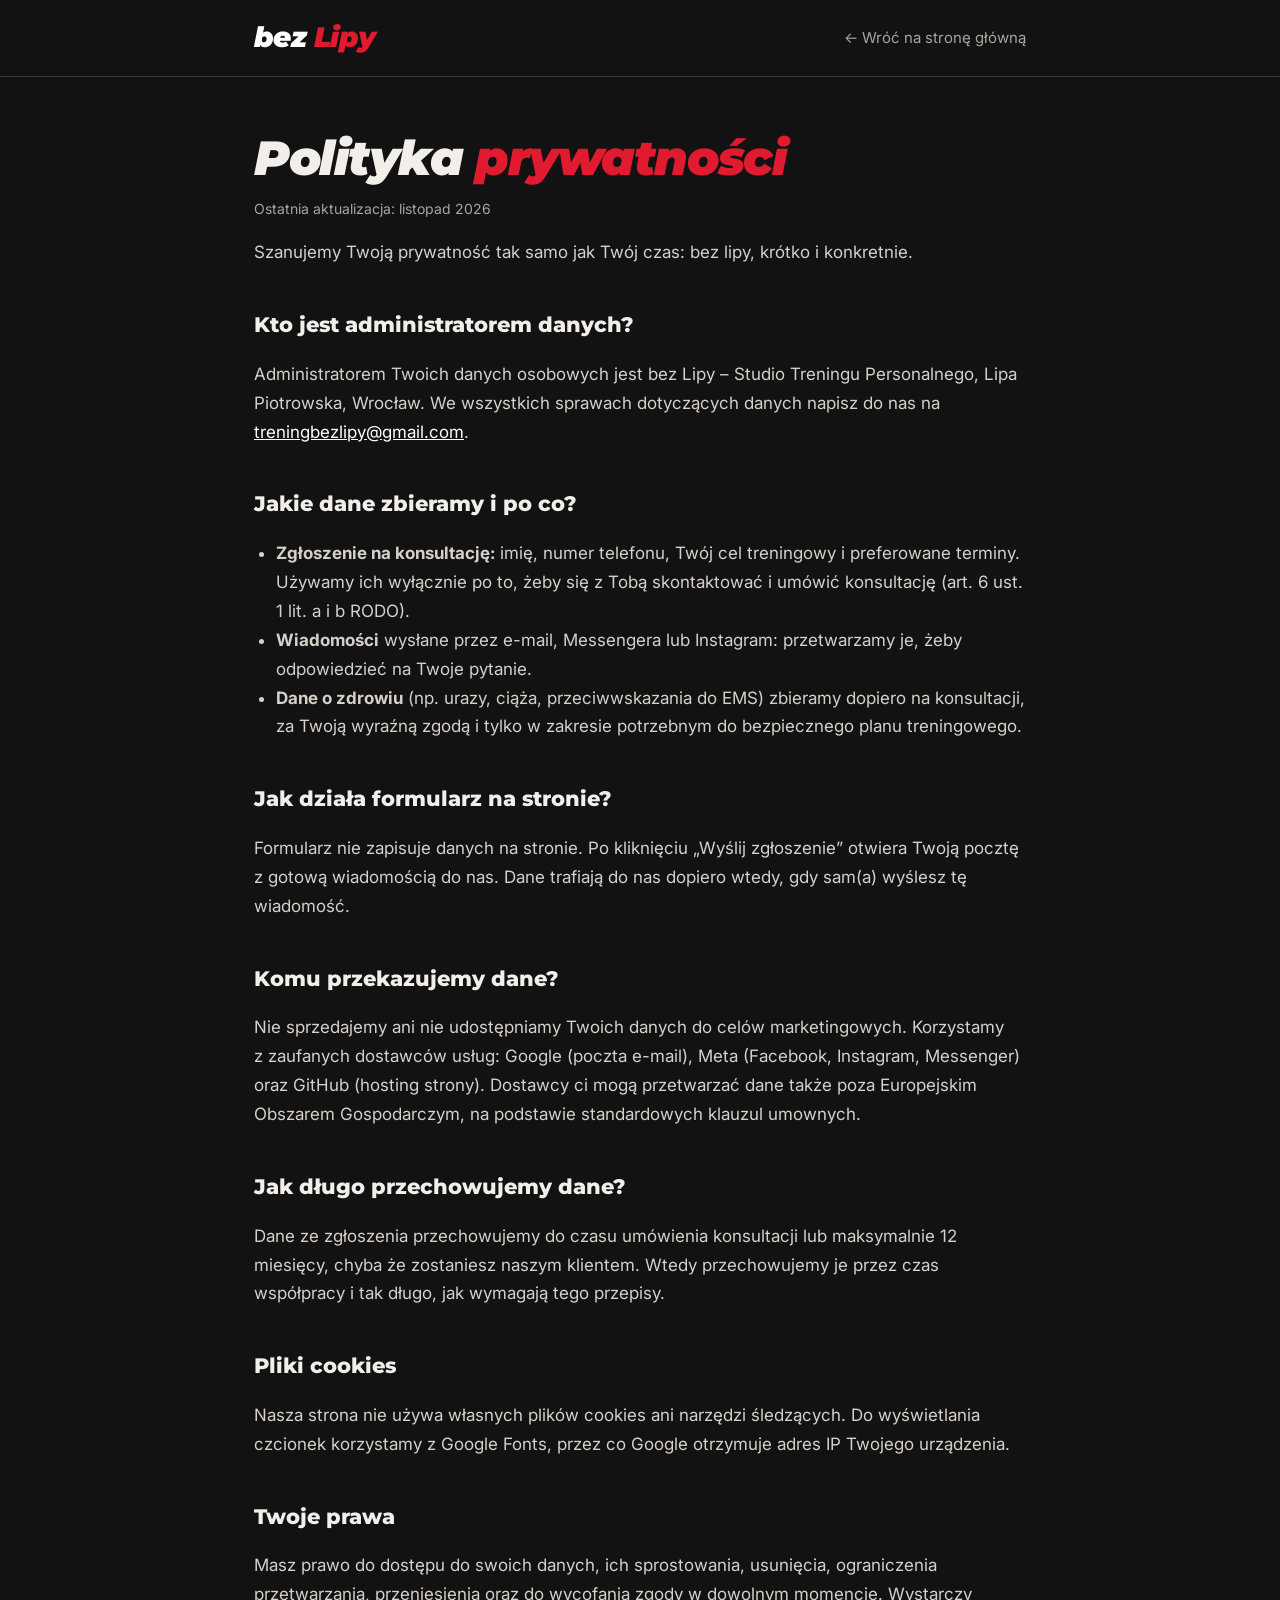
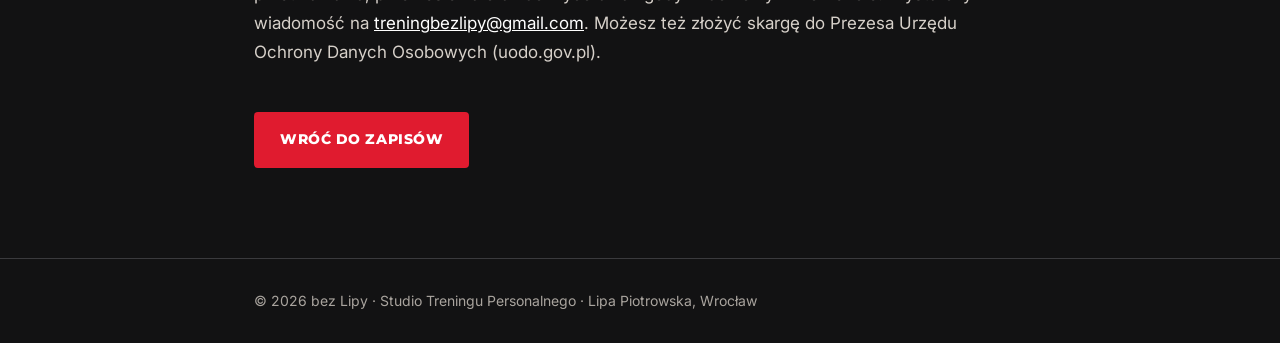
<file: polityka-prywatnosci.html>
<!DOCTYPE html><html lang="pl"><head><meta charset="utf-8"><meta name="viewport" content="width=device-width, initial-scale=1"><meta name="theme-color" content="#121213"><link rel="icon" type="image/png" href="/img/icon-512.png"><link rel="apple-touch-icon" href="/img/apple-touch-icon.png"><link href="https://fonts.googleapis.com/css2?family=Montserrat:ital,wght@0,800;1,900&family=Inter:wght@400;600&display=swap" rel="stylesheet"><link rel="stylesheet" href="/sub.css"><title>Polityka prywatności · bez Lipy</title><meta name="description" content="Polityka prywatności studia treningu personalnego bez Lipy we Wrocławiu."><link rel="canonical" href="https://treningbezlipy.pl/polityka-prywatnosci.html"></head><body>
<header><div class="wrap"><a href="/" class="logo"><span class="b">bez</span> <span class="l">Lipy</span></a><a href="/" class="back">← Wróć na stronę główną</a></div></header>
<main><div class="wrap">
<h1>Polityka <em>prywatności</em></h1>
<p class="meta">Ostatnia aktualizacja: listopad 2026</p>
<p>Szanujemy Twoją prywatność tak samo jak Twój czas: bez lipy, krótko i&nbsp;konkretnie.</p>

<h2>Kto jest administratorem danych?</h2>
<p>Administratorem Twoich danych osobowych jest bez Lipy – Studio Treningu Personalnego, Lipa Piotrowska, Wrocław. We wszystkich sprawach dotyczących danych napisz do nas na <a href="mailto:treningbezlipy@gmail.com">treningbezlipy@gmail.com</a>.</p>

<h2>Jakie dane zbieramy i&nbsp;po co?</h2>
<ul>
<li><b>Zgłoszenie na konsultację:</b> imię, numer telefonu, Twój cel treningowy i&nbsp;preferowane terminy. Używamy ich wyłącznie po to, żeby się z&nbsp;Tobą skontaktować i&nbsp;umówić konsultację (art. 6 ust. 1 lit. a i&nbsp;b RODO).</li>
<li><b>Wiadomości</b> wysłane przez e-mail, Messengera lub Instagram: przetwarzamy je, żeby odpowiedzieć na Twoje pytanie.</li>
<li><b>Dane o&nbsp;zdrowiu</b> (np. urazy, ciąża, przeciwwskazania do EMS) zbieramy dopiero na konsultacji, za Twoją wyraźną zgodą i&nbsp;tylko w&nbsp;zakresie potrzebnym do bezpiecznego planu treningowego.</li>
</ul>

<h2>Jak działa formularz na stronie?</h2>
<p>Formularz nie zapisuje danych na stronie. Po kliknięciu „Wyślij zgłoszenie” otwiera Twoją pocztę z&nbsp;gotową wiadomością do nas. Dane trafiają do nas dopiero wtedy, gdy sam(a) wyślesz tę wiadomość.</p>

<h2>Komu przekazujemy dane?</h2>
<p>Nie sprzedajemy ani nie udostępniamy Twoich danych do celów marketingowych. Korzystamy z&nbsp;zaufanych dostawców usług: Google (poczta e-mail), Meta (Facebook, Instagram, Messenger) oraz GitHub (hosting strony). Dostawcy ci mogą przetwarzać dane także poza Europejskim Obszarem Gospodarczym, na podstawie standardowych klauzul umownych.</p>

<h2>Jak długo przechowujemy dane?</h2>
<p>Dane ze zgłoszenia przechowujemy do czasu umówienia konsultacji lub maksymalnie 12 miesięcy, chyba że zostaniesz naszym klientem. Wtedy przechowujemy je przez czas współpracy i&nbsp;tak długo, jak wymagają tego przepisy.</p>

<h2>Pliki cookies</h2>
<p>Nasza strona nie używa własnych plików cookies ani narzędzi śledzących. Do wyświetlania czcionek korzystamy z&nbsp;Google Fonts, przez co Google otrzymuje adres IP Twojego urządzenia.</p>

<h2>Twoje prawa</h2>
<p>Masz prawo do dostępu do swoich danych, ich sprostowania, usunięcia, ograniczenia przetwarzania, przeniesienia oraz do wycofania zgody w&nbsp;dowolnym momencie. Wystarczy wiadomość na <a href="mailto:treningbezlipy@gmail.com">treningbezlipy@gmail.com</a>. Możesz też złożyć skargę do Prezesa Urzędu Ochrony Danych Osobowych (uodo.gov.pl).</p>

<a href="/#kontakt" class="btn">Wróć do zapisów</a>
</div></main>
<footer><div class="wrap">© 2026 bez Lipy · Studio Treningu Personalnego · Lipa Piotrowska, Wrocław</div></footer>
</body></html>
</file>
<file: sub.css>
:root{--ink:#121213;--graphite:#1c1c1e;--line:#3a3a3d;--red:#e01b2f;--text:#f2efeb;--muted:#a9a49e}
*{box-sizing:border-box}body{margin:0;background:var(--ink);color:var(--text);font-family:Inter,system-ui,sans-serif;font-size:17px;line-height:1.7;-webkit-font-smoothing:antialiased}
.wrap{max-width:820px;margin:0 auto;padding:0 24px}
header{border-bottom:1px solid var(--line)}header .wrap{display:flex;justify-content:space-between;align-items:center;height:76px}
.logo{font-family:Montserrat,sans-serif;font-style:italic;font-weight:900;font-size:28px;text-decoration:none;letter-spacing:-.02em}.logo .b{color:#fff}.logo .l{color:var(--red)}
.back{color:var(--muted);text-decoration:none;font-size:15px}.back:hover{color:#fff}
main{padding:56px 0 90px}
h1{font-family:Montserrat,sans-serif;font-style:italic;font-weight:900;font-size:clamp(32px,5vw,48px);letter-spacing:-.03em;line-height:1.05;margin:0 0 10px}
h1 em{color:var(--red)}
h2{font-family:Montserrat,sans-serif;font-weight:800;font-size:21px;margin:40px 0 8px}
p,li{color:#d6d0c9}a{color:#fff}
.meta{color:var(--muted);font-size:14px}
ul{padding-left:22px}
.btn{display:inline-block;margin-top:28px;background:var(--red);color:#fff;text-decoration:none;font-family:Montserrat,sans-serif;font-weight:800;text-transform:uppercase;letter-spacing:.04em;font-size:14px;padding:16px 26px;border-radius:4px}
footer{border-top:1px solid var(--line);padding:30px 0;color:var(--muted);font-size:14px}
</file>
